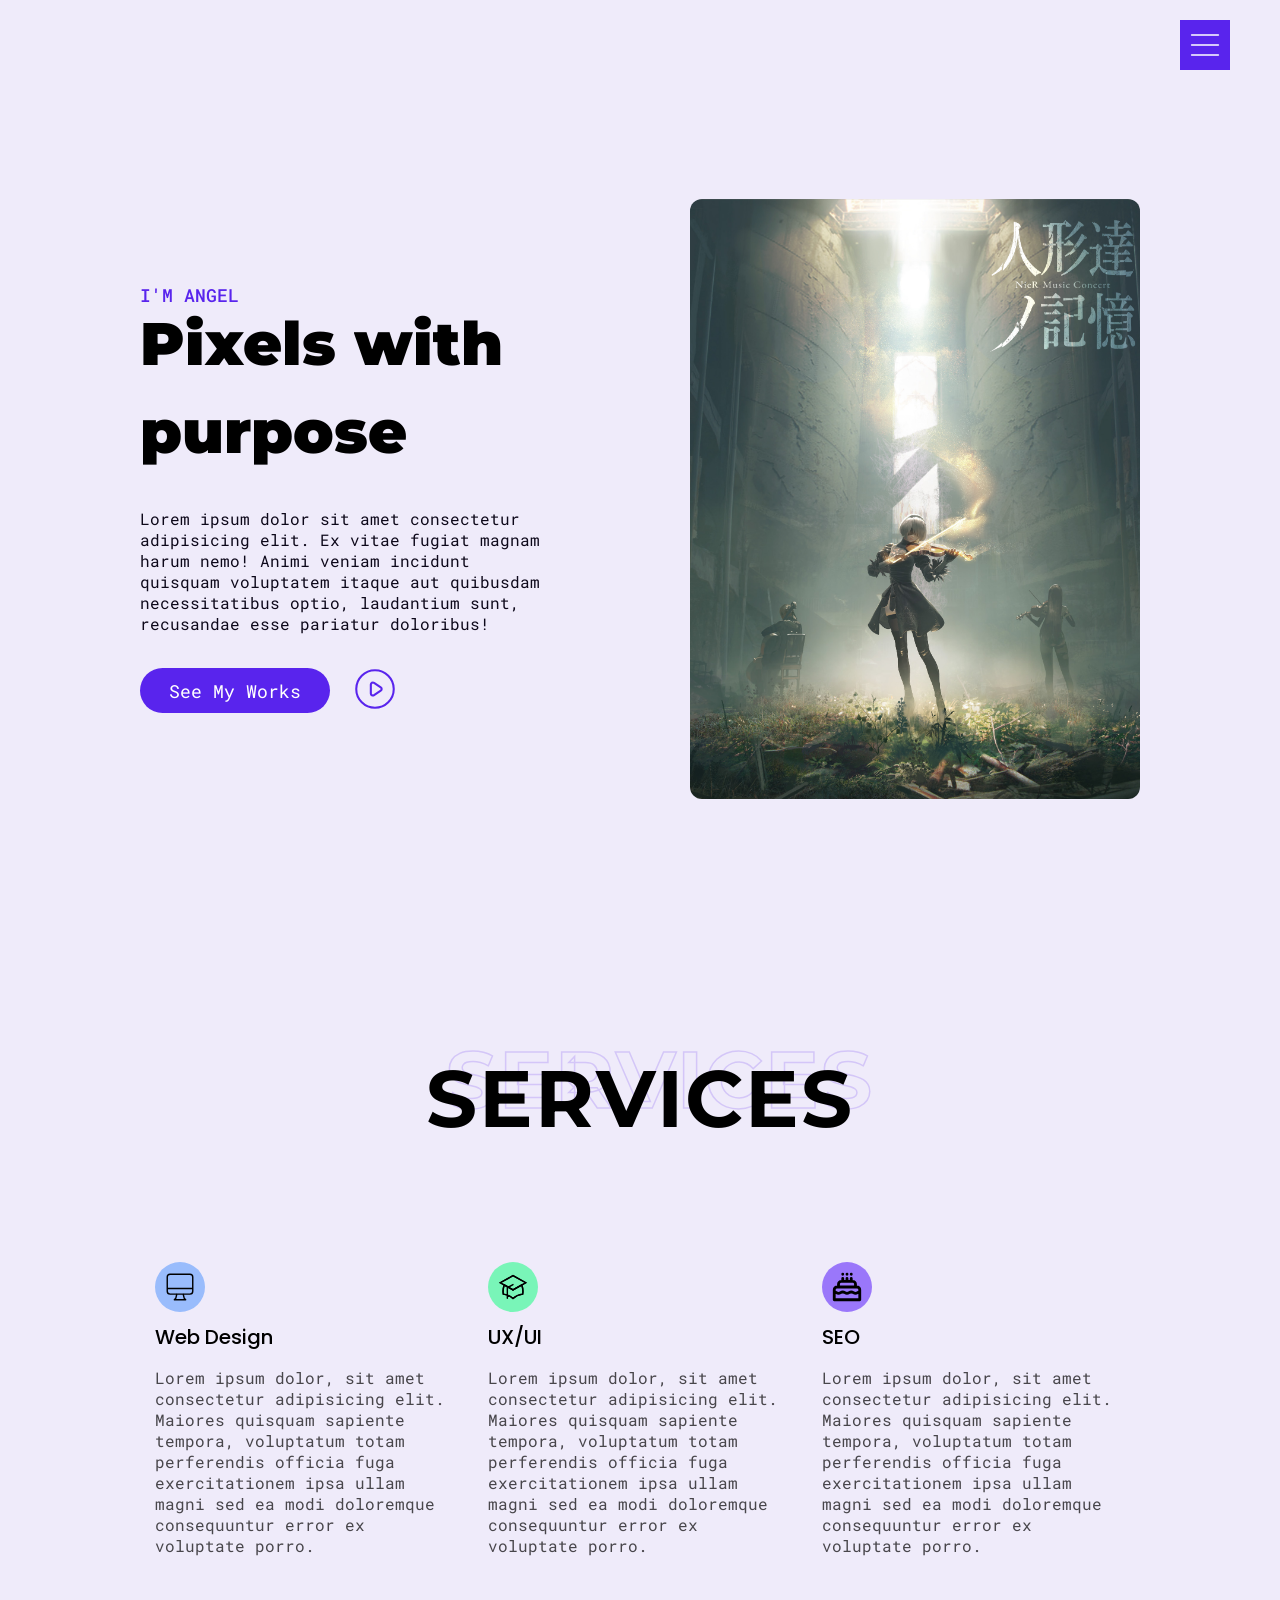
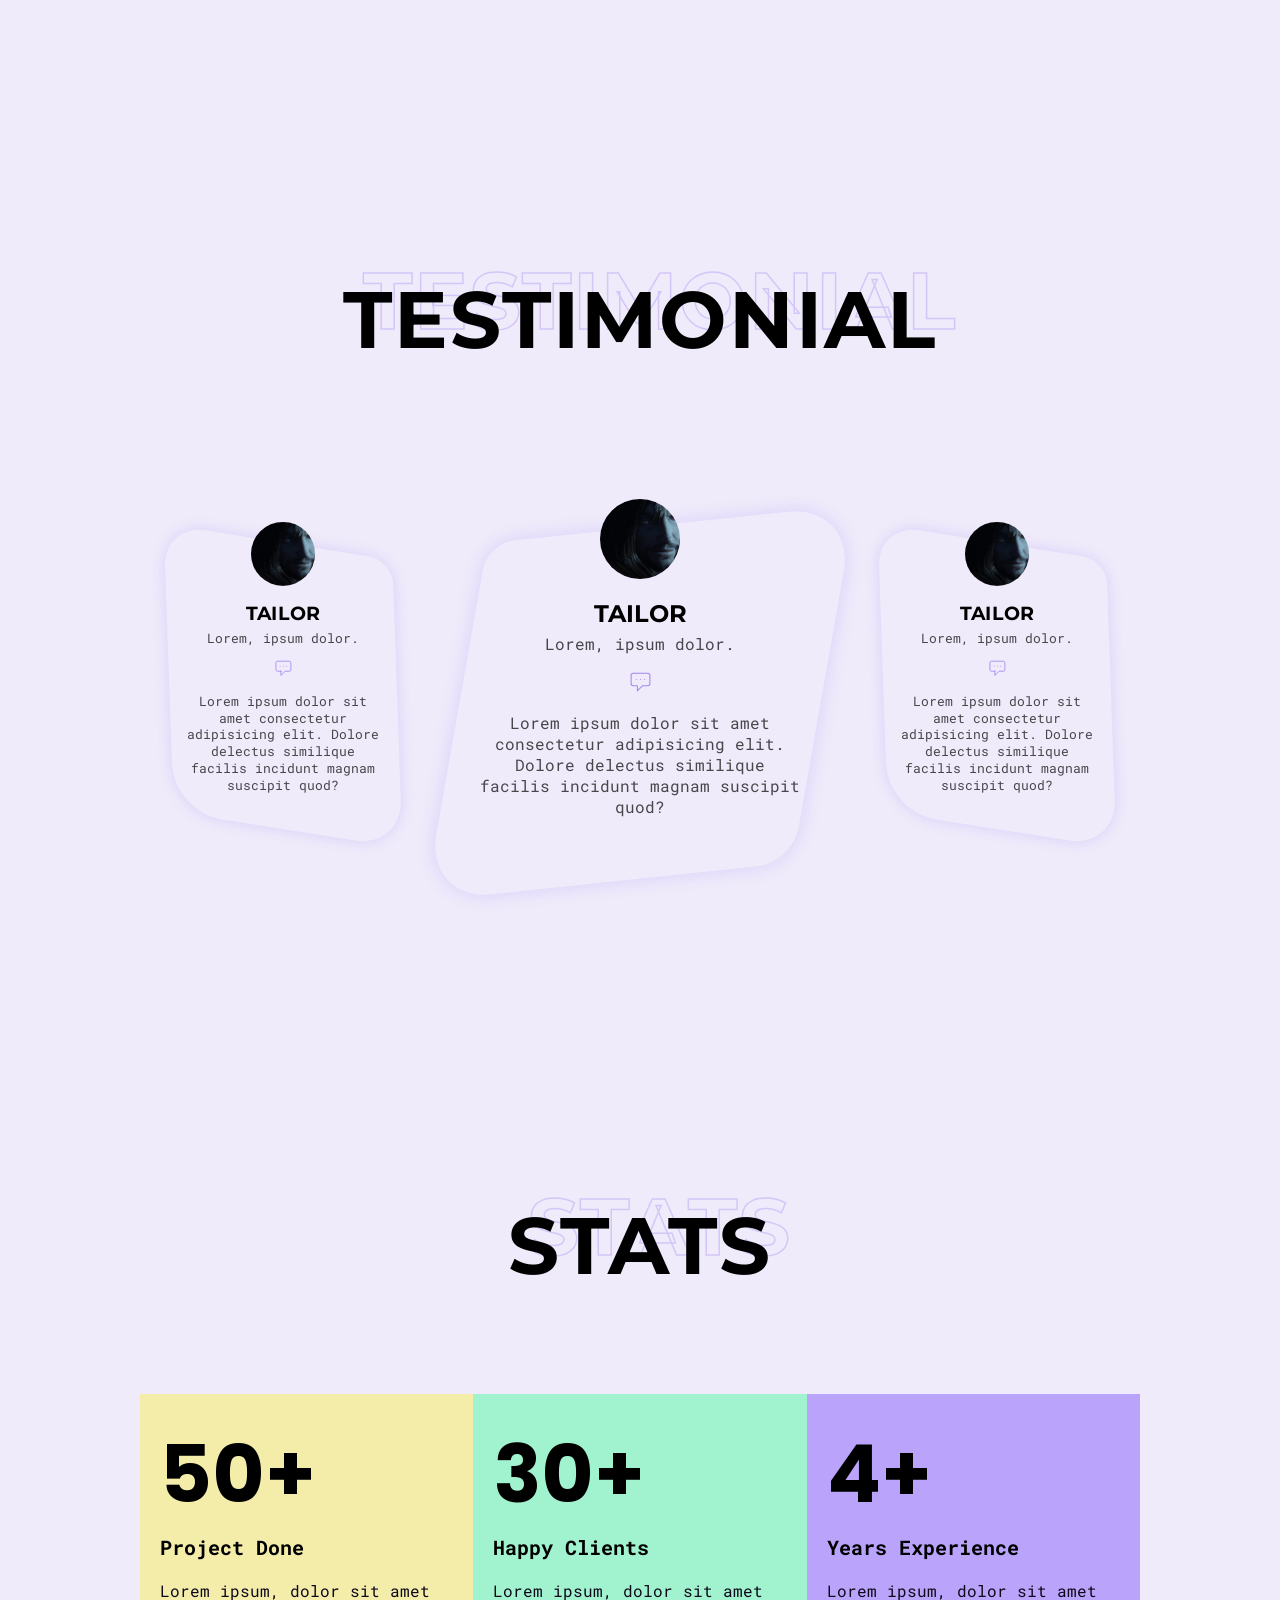
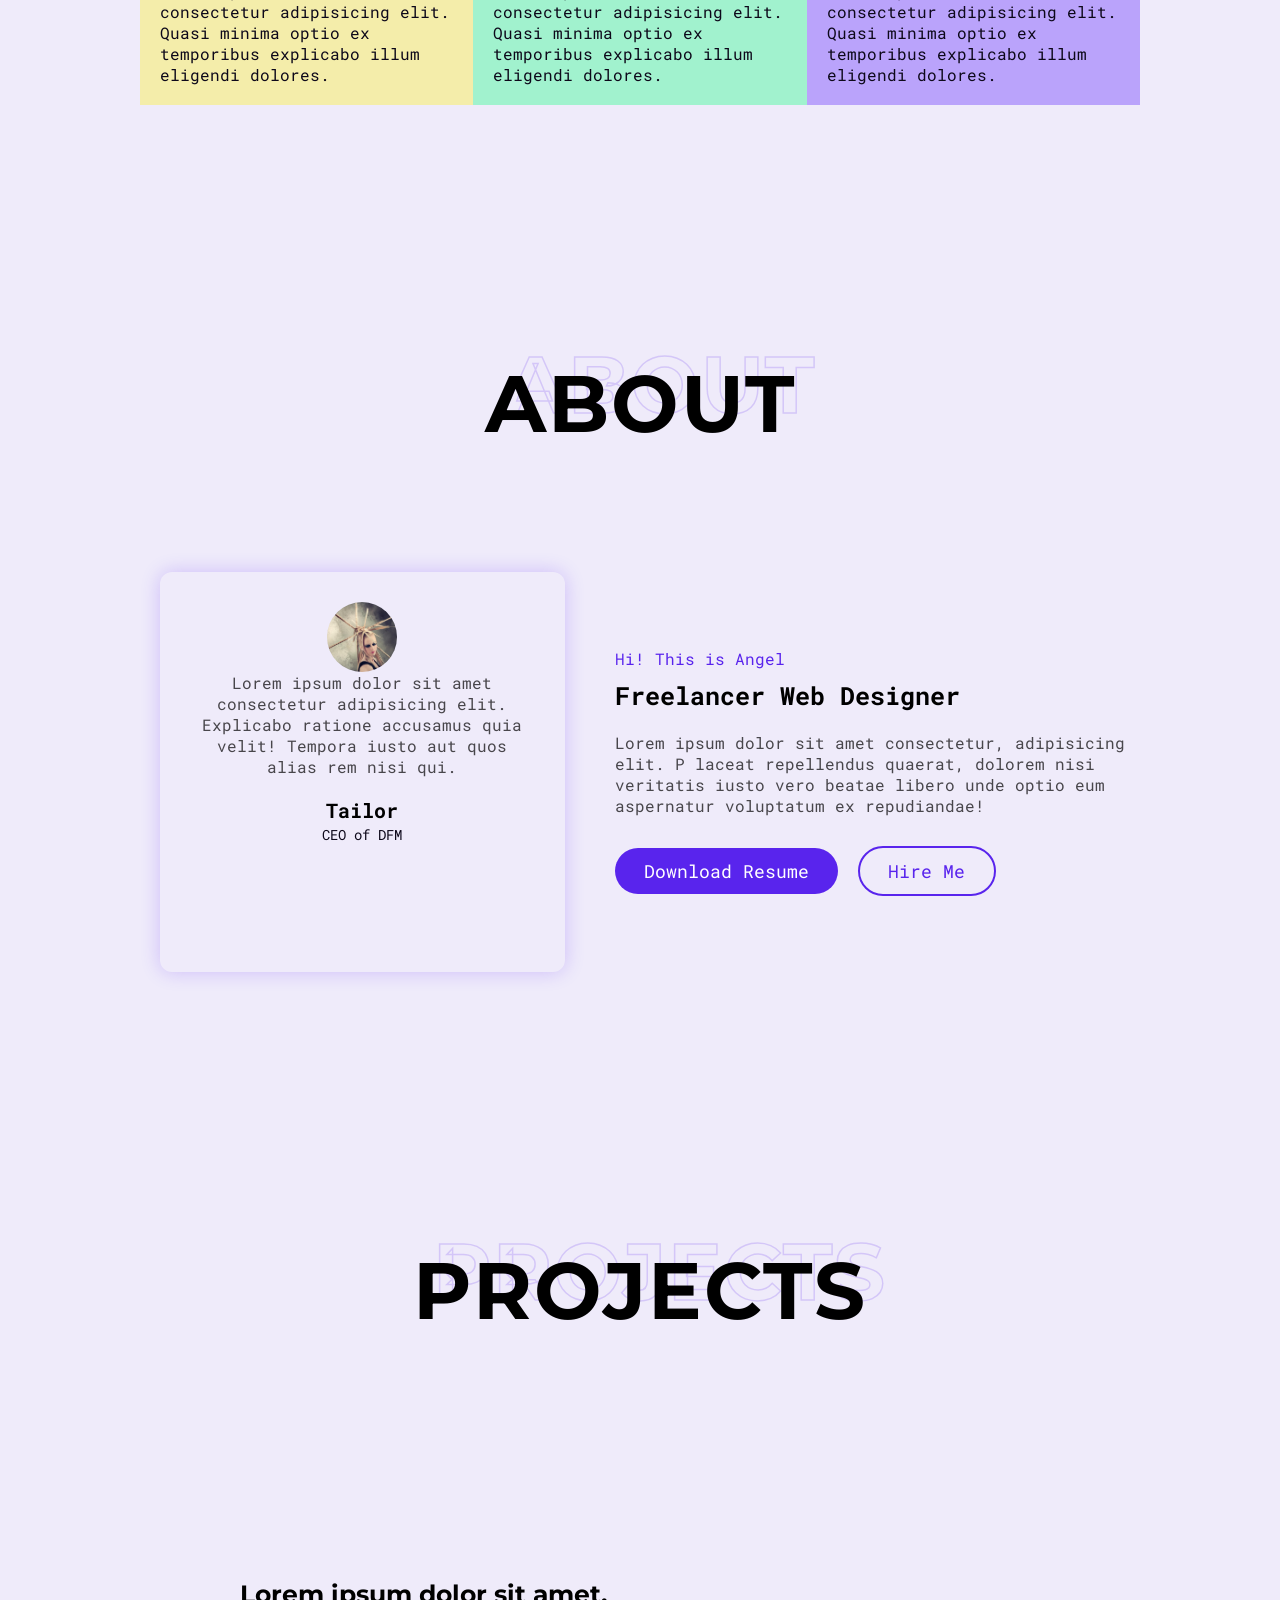
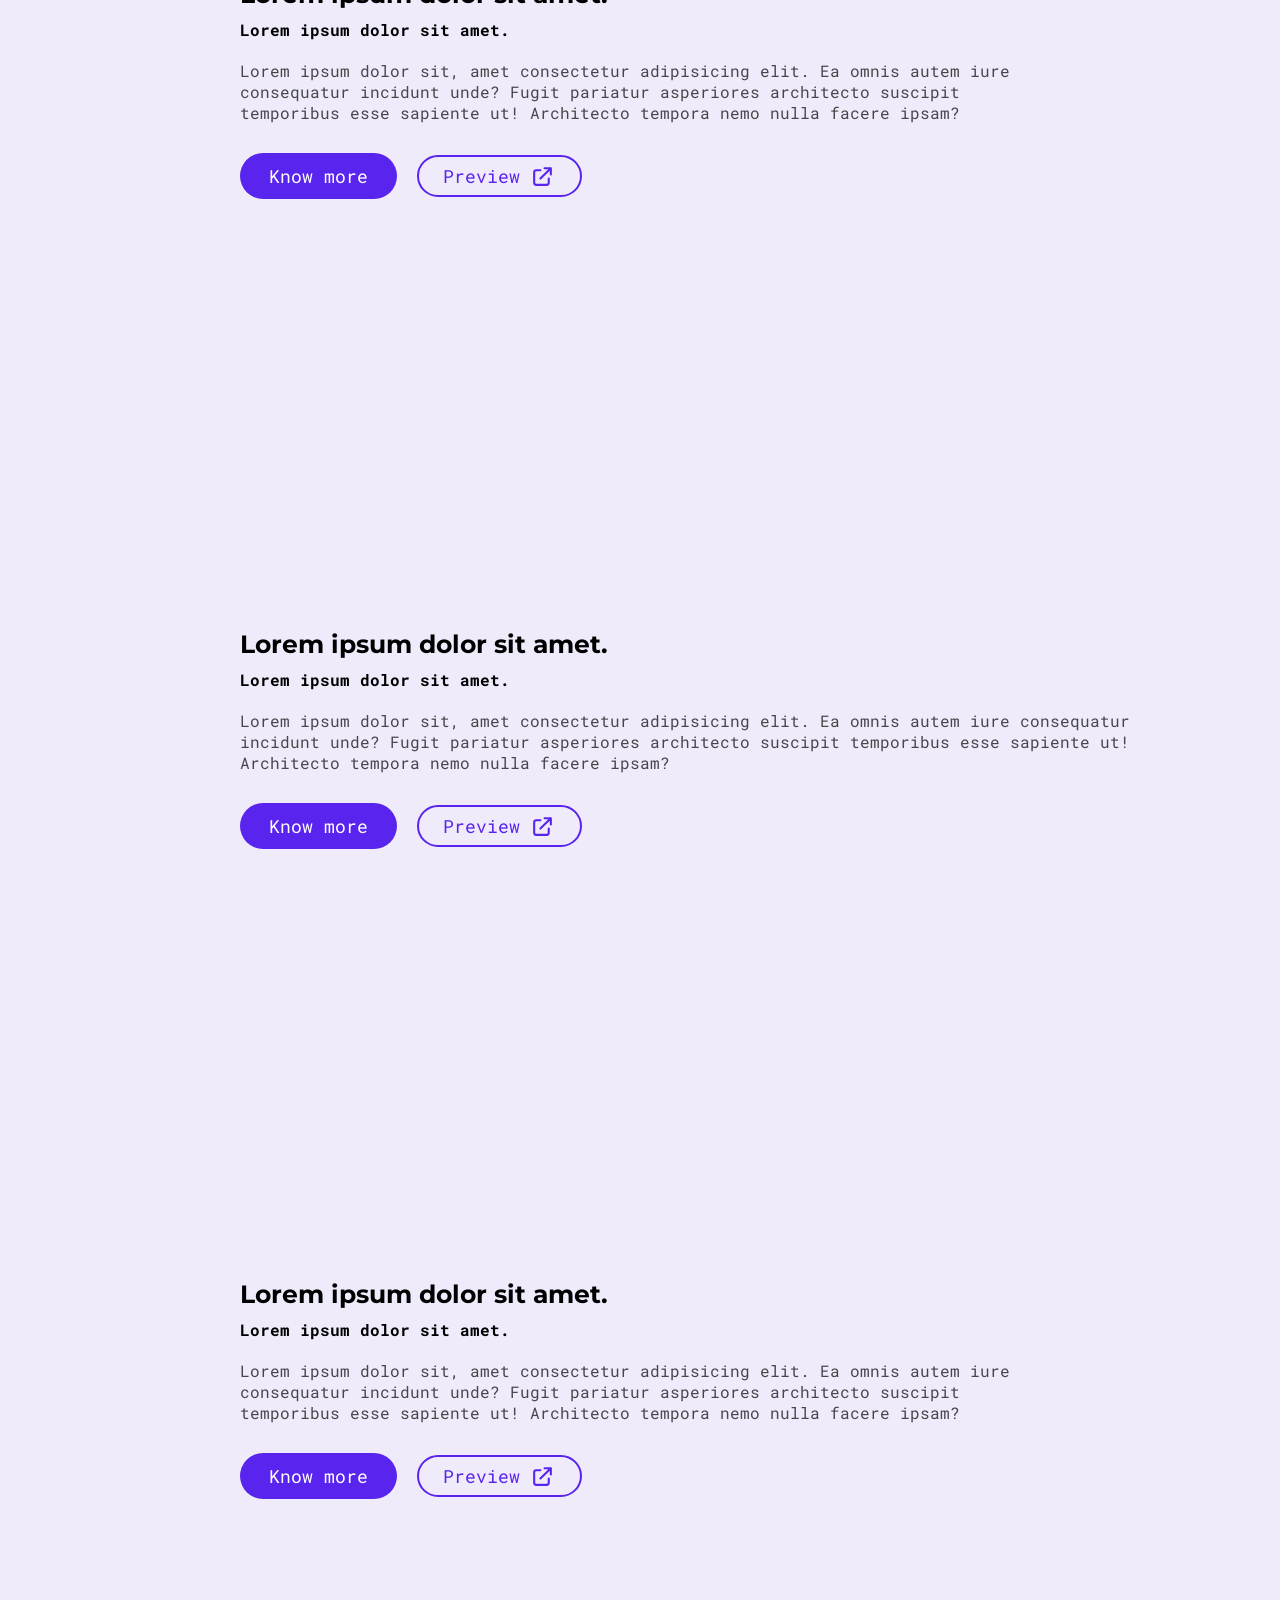
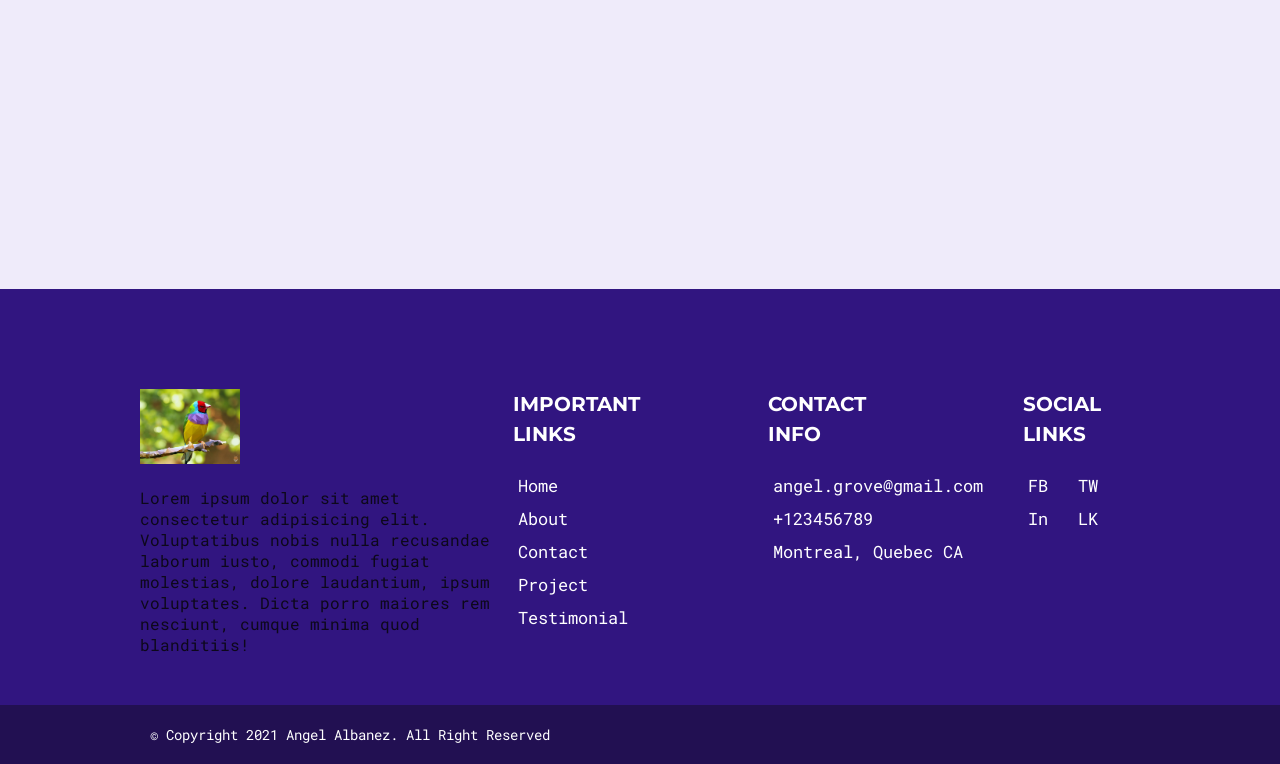
<file: ProjectsNDevelopment/Development/PortFolio_Angel/index.html>
<!DOCTYPE html>
<html lang="en">
<head>
    <meta charset="UTF-8">
    <meta http-equiv="X-UA-Compatible" content="IE=edge">
    <meta name="viewport" content="width=device-width, initial-scale=1.0">
    <title>Angel's Portfolio</title>
    <link rel="stylesheet" href="./style.css">
</head>
<body>
    <!--navigation section -->
    <section id="navigation">
        <div class="nav-icon">
            <svg xmlns="http://www.w3.org/2000/svg" fill="none" 
            viewBox="0 0 24 24" stroke="currentColor">
                <path stroke-linecap="round" stroke-linejoin="round"
                stroke-width="1" d="M4 6h16M4 12h16M4 18h16" />
            </svg>
        </div>
    </section>
    <section id="nav-content">
        <div class="close-btn">
            <svg xmlns="http://www.w3.org/2000/svg" class="h-6 w-6" fill="none" viewBox="0 0 24 24" stroke="currentColor">
                <path stroke-linecap="round" stroke-linejoin="round" stroke-width="2" d="M6 18L18 6M6 6l12 12" />
              </svg>
        </div>
        <div class="wrapper">
            <h2 class="section-heading" data-outline="Menu">Menu</h2>
            <nav>
                <ul>
                    <li><a href="./index.html#hero" data-text="Home">Home</a></li>
                    <li><a href="./index.html#about" data-text="About">About</a></li>
                    <li><a href="./index.html#projects" data-text="Projects">Projects</a></li>
                    <li><a href="./index.html#testimonials" data-text="Testimonials">Testimonials</a></li>
                    <li><a href="./contactForm.html" data-text="Contacts">Contacts</a></li>
                </ul>
            </nav>
        </div>
    </section>
    <!-- end of navigation section-->
    <!-- Hero SEction-->
    <section id="hero">
        <div class="container">
            <div class="left">
                <p class="subheading">I'm Angel</p>
                <h2 class="heading">
                    <div class="wrapper"><span>Pixels</span></div>
                    <div class="wrapper"><span>with</span></div>
                    <div class="wrapper"><span>purpose</span></div>
                </h2>
                <p class="desc">
                    Lorem ipsum dolor sit amet consectetur adipisicing elit. 
                    Ex vitae fugiat magnam harum nemo! Animi veniam incidunt quisquam voluptatem itaque 
                    aut quibusdam necessitatibus optio, laudantium sunt, recusandae esse pariatur doloribus!
                </p>
                <div class="buttons">
                    <a href="#" class="primary-btn">See My Works</a>
                    <a href="#"><svg xmlns="http://www.w3.org/2000/svg" class="h-6 w-6" fill="none" viewBox="0 0 24 24" stroke="currentColor">
                        <path stroke-linecap="round" stroke-linejoin="round" stroke-width="1" d="M14.752 11.168l-3.197-2.132A1 1 0 0010 9.87v4.263a1 1 0 001.555.832l3.197-2.132a1 1 0 000-1.664z" />
                        <path stroke-linecap="round" stroke-linejoin="round" stroke-width="1" d="M21 12a9 9 0 11-18 0 9 9 0 0118 0z" />
                      </svg></a>
                </div>
            </div>
            <div class="right">
                <img src="./img/53b8dc1112d6db7582038fa4a9ddc611.jpg" alt="Angel">
            </div>
        </div>
    </section>
    <!-- End of Hero SEction-->

    <!-- SErvices section -->
    <section id="services">
        <div class="container">
            <h2 class="section-heading" data-outline="Services">Services</h2>
            <div class="all-items">
                <div class="item">
                    <div class="icon">
                        <svg xmlns="http://www.w3.org/2000/svg" class="h-6 w-6" fill="none" viewBox="0 0 24 24" stroke="currentColor">
                            <path stroke-linecap="round" stroke-linejoin="round" stroke-width="1" d="M9.75 17L9 20l-1 1h8l-1-1-.75-3M3 13h18M5 17h14a2 2 0 002-2V5a2 2 0 00-2-2H5a2 2 0 00-2 2v10a2 2 0 002 2z" />
                          </svg>
                    </div>
                    <h3 class="item-heading">Web Design</h3>
                    <p class="item-desc">Lorem ipsum dolor, sit amet consectetur adipisicing elit. 
                        Maiores quisquam sapiente tempora, voluptatum totam perferendis officia fuga exercitationem 
                        ipsa ullam magni sed ea modi doloremque consequuntur error ex voluptate porro.</p>
                </div>
                <div class="item">
                    <div class="icon">
                        <svg xmlns="http://www.w3.org/2000/svg" class="h-6 w-6" fill="none" viewBox="0 0 24 24" stroke="currentColor">
                            <path d="M12 14l9-5-9-5-9 5 9 5z" />
                            <path d="M12 14l6.16-3.422a12.083 12.083 0 01.665 6.479A11.952 11.952 0 0012 20.055a11.952 11.952 0 00-6.824-2.998 12.078 12.078 0 01.665-6.479L12 14z" />
                          <path stroke-linecap="round" stroke-linejoin="round" stroke-width="1" d="M12 14l9-5-9-5-9 5 9 5zm0 0l6.16-3.422a12.083 12.083 0 01.665 6.479A11.952 11.952 0 0012 20.055a11.952 11.952 0 00-6.824-2.998 12.078 12.078 0 01.665-6.479L12 14zm-4 6v-7.5l4-2.222" />
                          </svg>
                    </div>
                    <h3 class="item-heading">UX/UI</h3>
                    <p class="item-desc">Lorem ipsum dolor, sit amet consectetur adipisicing elit. 
                        Maiores quisquam sapiente tempora, voluptatum totam perferendis officia fuga exercitationem 
                        ipsa ullam magni sed ea modi doloremque consequuntur error ex voluptate porro.</p>
                </div>
                <div class="item">
                    <div class="icon">
                        <svg xmlns="http://www.w3.org/2000/svg" class="h-6 w-6" fill="none" viewBox="0 0 24 24" stroke="currentColor">
                            <path stroke-linecap="round" stroke-linejoin="round" stroke-width="2" d="M21 15.546c-.523 0-1.046.151-1.5.454a2.704 2.704 0 01-3 0 2.704 2.704 0 00-3 0 2.704 2.704 0 01-3 0 2.704 2.704 0 00-3 0 2.704 2.704 0 01-3 0 2.701 2.701 0 00-1.5-.454M9 6v2m3-2v2m3-2v2M9 3h.01M12 3h.01M15 3h.01M21 21v-7a2 2 0 00-2-2H5a2 2 0 00-2 2v7h18zm-3-9v-2a2 2 0 00-2-2H8a2 2 0 00-2 2v2h12z" />
                          </svg>
                    </div>
                    <h3 class="item-heading">SEO</h3>
                    <p class="item-desc">Lorem ipsum dolor, sit amet consectetur adipisicing elit. 
                        Maiores quisquam sapiente tempora, voluptatum totam perferendis officia fuga exercitationem 
                        ipsa ullam magni sed ea modi doloremque consequuntur error ex voluptate porro.</p>
                </div>
            </div>
            
        </div>
    </section>
    <!-- End of service section -->

    <!-- Testimonial section -->
    <section id="testimonial">
        <div class="container">
            <h1 class="section-heading" data-outline="Testimonial">Testimonial</h1>
            <div class="all-items">
                <div class="item">
                    <div class="img">
                        <img src="./img/268891.jpg" alt="">
                    </div>
                    <h3 class="testimonial-heading">Tailor</h3>
                    <p class="testimonial-sub-heading">Lorem, ipsum dolor.</p>
                    <div class="icon">
                        <svg xmlns="http://www.w3.org/2000/svg" class="h-6 w-6" fill="none" viewBox="0 0 24 24" stroke="currentColor">
                            <path stroke-linecap="round" stroke-linejoin="round" stroke-width="1" d="M8 10h.01M12 10h.01M16 10h.01M9 16H5a2 2 0 01-2-2V6a2 2 0 012-2h14a2 2 0 012 2v8a2 2 0 01-2 2h-5l-5 5v-5z" />
                          </svg>
                    </div>
                    <p class="testimonial-desc">
                        Lorem ipsum dolor sit amet consectetur adipisicing elit. Dolore delectus similique facilis incidunt magnam suscipit quod?
                    </p>
                </div>
                <div class="item">
                    <div class="img">
                        <img src="./img/268891.jpg" alt="">
                    </div>
                    <h3 class="testimonial-heading">Tailor</h3>
                    <p class="testimonial-sub-heading">Lorem, ipsum dolor.</p>
                    <div class="icon">
                        <svg xmlns="http://www.w3.org/2000/svg" class="h-6 w-6" fill="none" viewBox="0 0 24 24" stroke="currentColor">
                            <path stroke-linecap="round" stroke-linejoin="round" stroke-width="1" d="M8 10h.01M12 10h.01M16 10h.01M9 16H5a2 2 0 01-2-2V6a2 2 0 012-2h14a2 2 0 012 2v8a2 2 0 01-2 2h-5l-5 5v-5z" />
                          </svg>
                    </div>
                    <p class="testimonial-desc">
                        Lorem ipsum dolor sit amet consectetur adipisicing elit. Dolore delectus similique facilis incidunt magnam suscipit quod?
                    </p>
                </div>
                <div class="item">
                    <div class="img">
                        <img src="./img/268891.jpg" alt="">
                    </div>
                    <h3 class="testimonial-heading">Tailor</h3>
                    <p class="testimonial-sub-heading">Lorem, ipsum dolor.</p>
                    <div class="icon">
                        <svg xmlns="http://www.w3.org/2000/svg" class="h-6 w-6" fill="none" viewBox="0 0 24 24" stroke="currentColor">
                            <path stroke-linecap="round" stroke-linejoin="round" stroke-width="1" d="M8 10h.01M12 10h.01M16 10h.01M9 16H5a2 2 0 01-2-2V6a2 2 0 012-2h14a2 2 0 012 2v8a2 2 0 01-2 2h-5l-5 5v-5z" />
                          </svg>
                    </div>
                    <p class="testimonial-desc">
                        Lorem ipsum dolor sit amet consectetur adipisicing elit. Dolore delectus similique facilis incidunt magnam suscipit quod?
                    </p>
                </div>
            </div>
        </div>
    </section>
    <!-- End of testimonial section-->

    <!-- Stats-->
    <section id="stats">
        <div class="container">
            <h2 class="section-heading" data-outline="Stats">Stats</h2>
            <div class="all-items">
                <div class="item">
                    <h2 class="number">50+</h2>
                    <h3 class="stats-sub-heading">Project Done</h3>
                    <p>Lorem ipsum, dolor sit amet consectetur adipisicing elit. 
                        Quasi minima optio ex temporibus explicabo illum eligendi dolores.</p>
                </div>
                <div class="item">
                    <h2 class="number">30+</h2>
                    <h3 class="stats-sub-heading">Happy Clients</h3>
                    <p>Lorem ipsum, dolor sit amet consectetur adipisicing elit. 
                        Quasi minima optio ex temporibus explicabo illum eligendi dolores.</p>
                </div>
                <div class="item">
                    <h2 class="number">4+</h2>
                    <h3 class="stats-sub-heading">Years Experience</h3>
                    <p>Lorem ipsum, dolor sit amet consectetur adipisicing elit. 
                        Quasi minima optio ex temporibus explicabo illum eligendi dolores.</p>
                </div>
            </div>
        </div>
    </section>
    <!-- End of Stats -->

    <!--About Section-->
    <section id="about">
        <div class="container">
            <h2 class="section-heading" data-outline="about">About</h2>
            <div class="wrapper">
                <div class="left">
                    <div class="card">
                        <div class="img">
                            <img src="./img/d29pf93-d15278e0-eba7-4b13-856d-99e11cf50db3.jpg" alt="">
                        </div>
                        <p class="card-desc">Lorem ipsum dolor sit amet consectetur adipisicing elit. 
                            Explicabo ratione accusamus quia velit! Tempora iusto aut quos alias rem nisi qui.</p>
                        <h3 class="card-name">Tailor</h3>
                        <p class="card-sub-title">CEO of DFM</p>
                    </div>
                </div>                
                <div class="right">
                    <p class="subheading">Hi! This is Angel</p>
                    <h2 class="slogan">Freelancer Web Designer</h2>
                    <p class="right-text">Lorem ipsum dolor sit amet consectetur, adipisicing elit. P
                        laceat repellendus quaerat, dolorem nisi veritatis iusto vero beatae libero unde optio 
                        eum aspernatur voluptatum ex repudiandae!</p>
                    <div class="buttons">
                        <a href="./resume.txt" class="primary-btn" download="">Download Resume</a>

                        <!-- TODO link that hire me file to contact page with this button-->
                        <a href="#" class="primary-btn outline">Hire Me</a>
                    </div>
                </div>
            </div>
        </div>
    </section>
    <!-- End of About Section-->

    <!-- Project Section -->
    <section id="projects">
        <div class="container">
            <h2 class="section-heading" data-outline="Projects">Projects</h2>
            <div class="all-items">
                <div class="item">
                    <div class="left">
                        <div class="img">
                            <img src="./img/4512707-guitar-wallpapers.jpg" alt="projects">
                        </div>
                    </div>
                    <div class="right">
                        <h2 class="project-title">Lorem ipsum dolor sit amet.</h2>
                        <h2 class="project-sub-title">Lorem ipsum dolor sit amet.</h2>
                        <p class="project-desc">Lorem ipsum dolor sit, amet consectetur adipisicing elit. 
                            Ea omnis autem iure consequatur incidunt unde? Fugit pariatur asperiores architecto 
                            suscipit temporibus esse sapiente ut! Architecto tempora nemo nulla facere ipsam?</p>
                        <div class="buttons">
                            <a href="#" class="primary-btn">Know more</a>
                            <a href="#" class="primary-btn outline external-link"><span>Preview</span><svg xmlns="http://www.w3.org/2000/svg" class="h-6 w-6" fill="none" viewBox="0 0 24 24" stroke="currentColor">
                                <path stroke-linecap="round" stroke-linejoin="round" stroke-width="2" d="M10 6H6a2 2 0 00-2 2v10a2 2 0 002 2h10a2 2 0 002-2v-4M14 4h6m0 0v6m0-6L10 14" />
                              </svg></a>
                        </div>
                    </div>
                </div>
                <div class="item">
                    <div class="left">
                        <div class="img">
                            <img src="./img/53b8dc1112d6db7582038fa4a9ddc611.jpg" alt="projects">
                        </div>
                    </div>
                    <div class="right">
                        <h2 class="project-title">Lorem ipsum dolor sit amet.</h2>
                        <h3 class="project-sub-title">Lorem ipsum dolor sit amet.</h3>
                        <p class="project-desc">Lorem ipsum dolor sit, amet consectetur adipisicing elit. 
                            Ea omnis autem iure consequatur incidunt unde? Fugit pariatur asperiores architecto 
                            suscipit temporibus esse sapiente ut! Architecto tempora nemo nulla facere ipsam?</p>
                        <div class="buttons">
                            <a href="#" class="primary-btn">Know more</a>
                            <a href="#" class="primary-btn outline external-link"><span>Preview</span><svg xmlns="http://www.w3.org/2000/svg" class="h-6 w-6" fill="none" viewBox="0 0 24 24" stroke="currentColor">
                                <path stroke-linecap="round" stroke-linejoin="round" stroke-width="2" d="M10 6H6a2 2 0 00-2 2v10a2 2 0 002 2h10a2 2 0 002-2v-4M14 4h6m0 0v6m0-6L10 14" />
                              </svg></a>
                        </div>
                    </div>
                </div>
                <div class="item">
                    <div class="left">
                        <div class="img">
                            <img src="./img//1b7f2e96343215dfdcc4b2097aa91cd2.jpg" alt="projects">
                        </div>
                    </div>
                    <div class="right">
                        <h2 class="project-title">Lorem ipsum dolor sit amet.</h2>
                        <h2 class="project-sub-title">Lorem ipsum dolor sit amet.</h2>
                        <p class="project-desc">Lorem ipsum dolor sit, amet consectetur adipisicing elit. 
                            Ea omnis autem iure consequatur incidunt unde? Fugit pariatur asperiores architecto 
                            suscipit temporibus esse sapiente ut! Architecto tempora nemo nulla facere ipsam?</p>
                        <div class="buttons">
                            <a href="#" class="primary-btn">Know more</a>
                            <a href="#" class="primary-btn outline external-link"><span>Preview</span><svg xmlns="http://www.w3.org/2000/svg" class="h-6 w-6" fill="none" viewBox="0 0 24 24" stroke="currentColor">
                                <path stroke-linecap="round" stroke-linejoin="round" stroke-width="2" d="M10 6H6a2 2 0 00-2 2v10a2 2 0 002 2h10a2 2 0 002-2v-4M14 4h6m0 0v6m0-6L10 14" />
                              </svg></a>
                        </div>
                    </div>
                </div>
            </div>
        </div>
    </section>
    <!-- End of project section-->

    <!-- footer -->
    <section id="footer">
        <div class="container">
            <footer>
                <div class="col-1">
                    <div class="logo">
                        <a href="#">
                            <img src="./img/D_uFrgdXUAELdZS.jpg" alt="logo">
                        </a>
                    </div>
                    <p>
                        Lorem ipsum dolor sit amet consectetur adipisicing elit. 
                        Voluptatibus nobis nulla recusandae laborum iusto, commodi 
                        fugiat molestias, dolore laudantium, ipsum voluptates. 
                        Dicta porro maiores rem nesciunt, cumque minima quod blanditiis!
                    </p>
                </div>
                <div class="col-2">
                    <h2 class="column-heading">Important <br>Links</h2>
                    <ul>
                        <li><a href="./index.html#hero">Home</a></li>
                        <li><a href="./index.html#about">About</a></li>
                        <!-- TODO LINK The contact page -->
                        <li><a href="./contactForm.html">Contact</a></li>
                        <li><a href="./index.html#project">Project</a></li>
                        <li><a href="./index.html#testimonial">Testimonial</a></li>
                    </ul>
                </div>
                <div class="col-3">
                    <h2 class="column-heading">Contact <br>Info</h2>
                    <ul>
                        <li><a href="mailto:angel.grove@gmail.com">angel.grove@gmail.com</a></li>
                        <li><a href="#">+123456789</a></li>
                        <!-- TODO LINK The contact page -->
                        <li><a href="#">Montreal, Quebec CA</a></li>
                    </ul>
                </div>
                <div class="col-4">
                    <h2 class="column-heading">
                        Social <br> Links
                    </h2>
                    <ul>
                        <li><a href="#">FB</a></li>
                        <li><a href="#">TW</a></li>
                        <li><a href="#">In</a></li>
                        <li><a href="#">LK</a></li>
                    </ul>
                </div>
            </footer>
        </div>
    </section>
    <section id="copyright">
        <div class="container">
            <p>&copy; Copyright 2021 Angel Albanez. All Right Reserved</p>
        </div>
    </section>
    <!-- end of footer -->
    <script src='./main.js'></script>
</body>
</html>
</file>
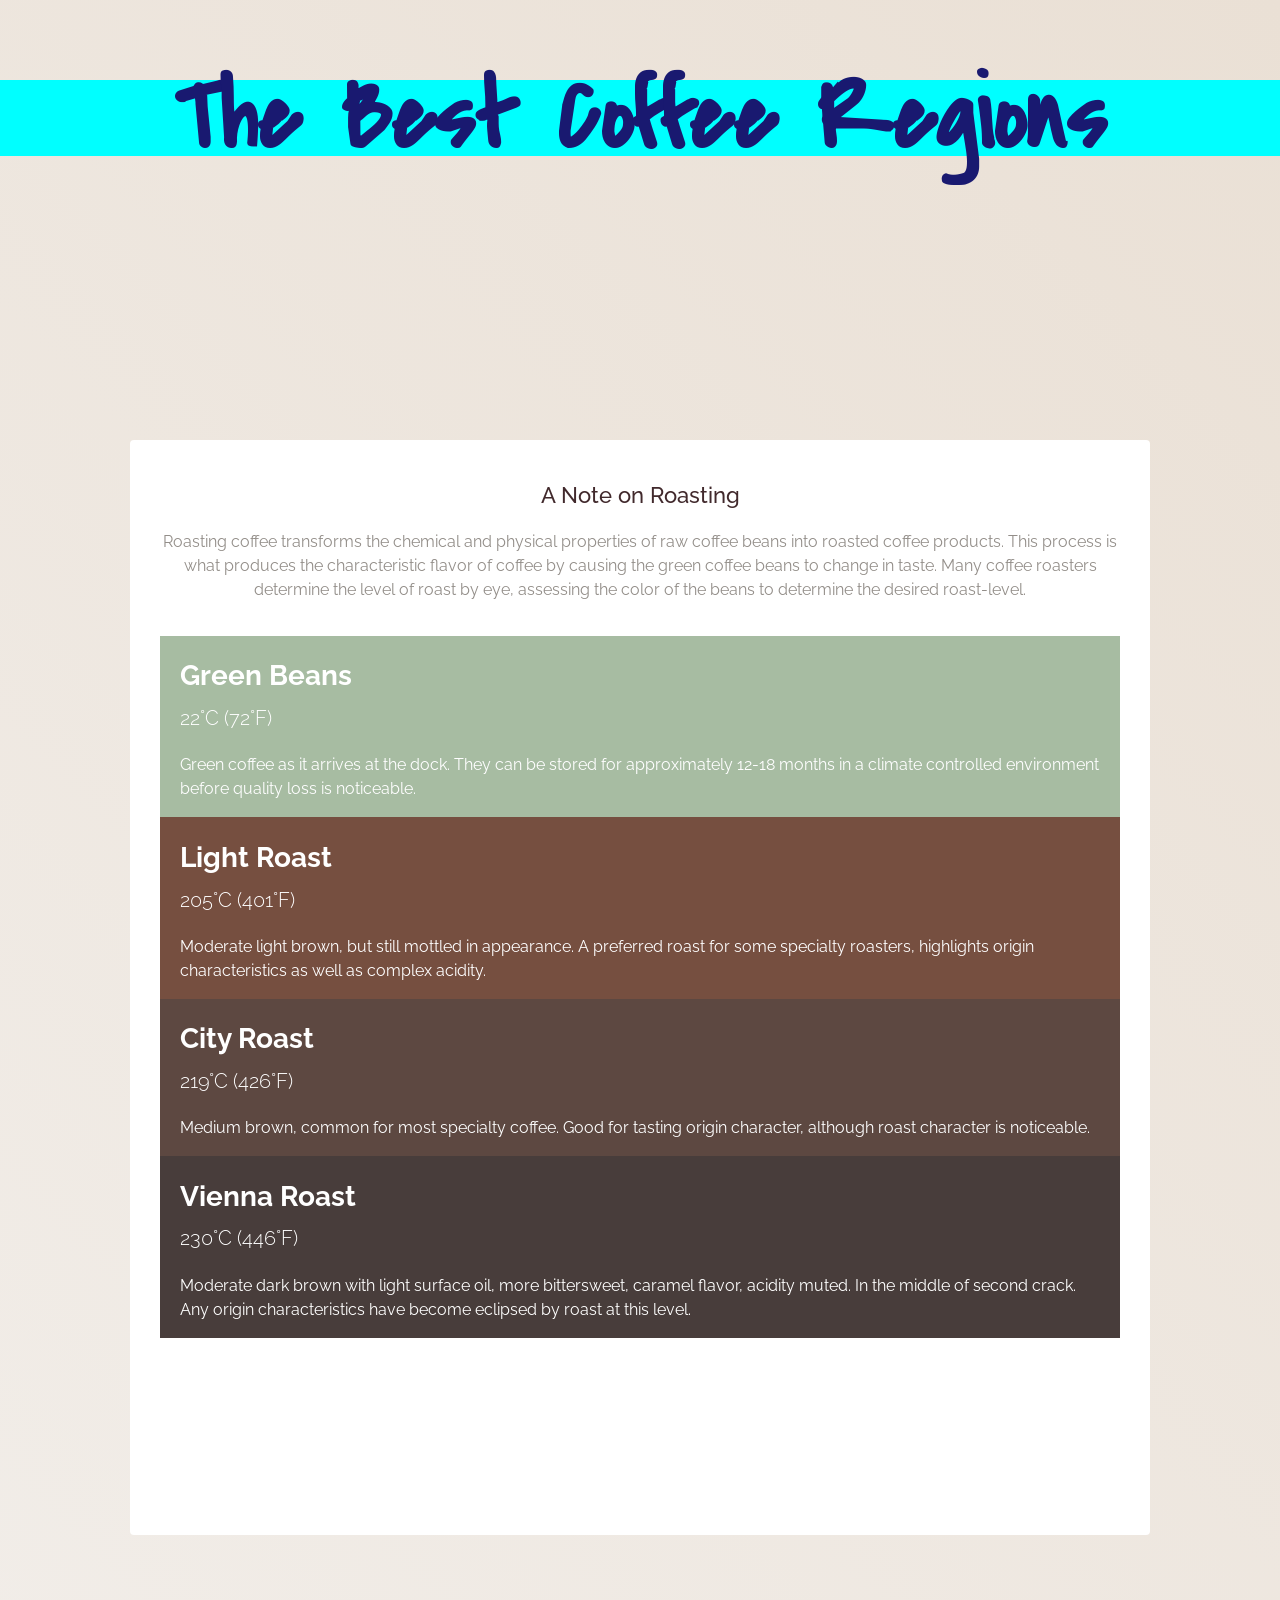
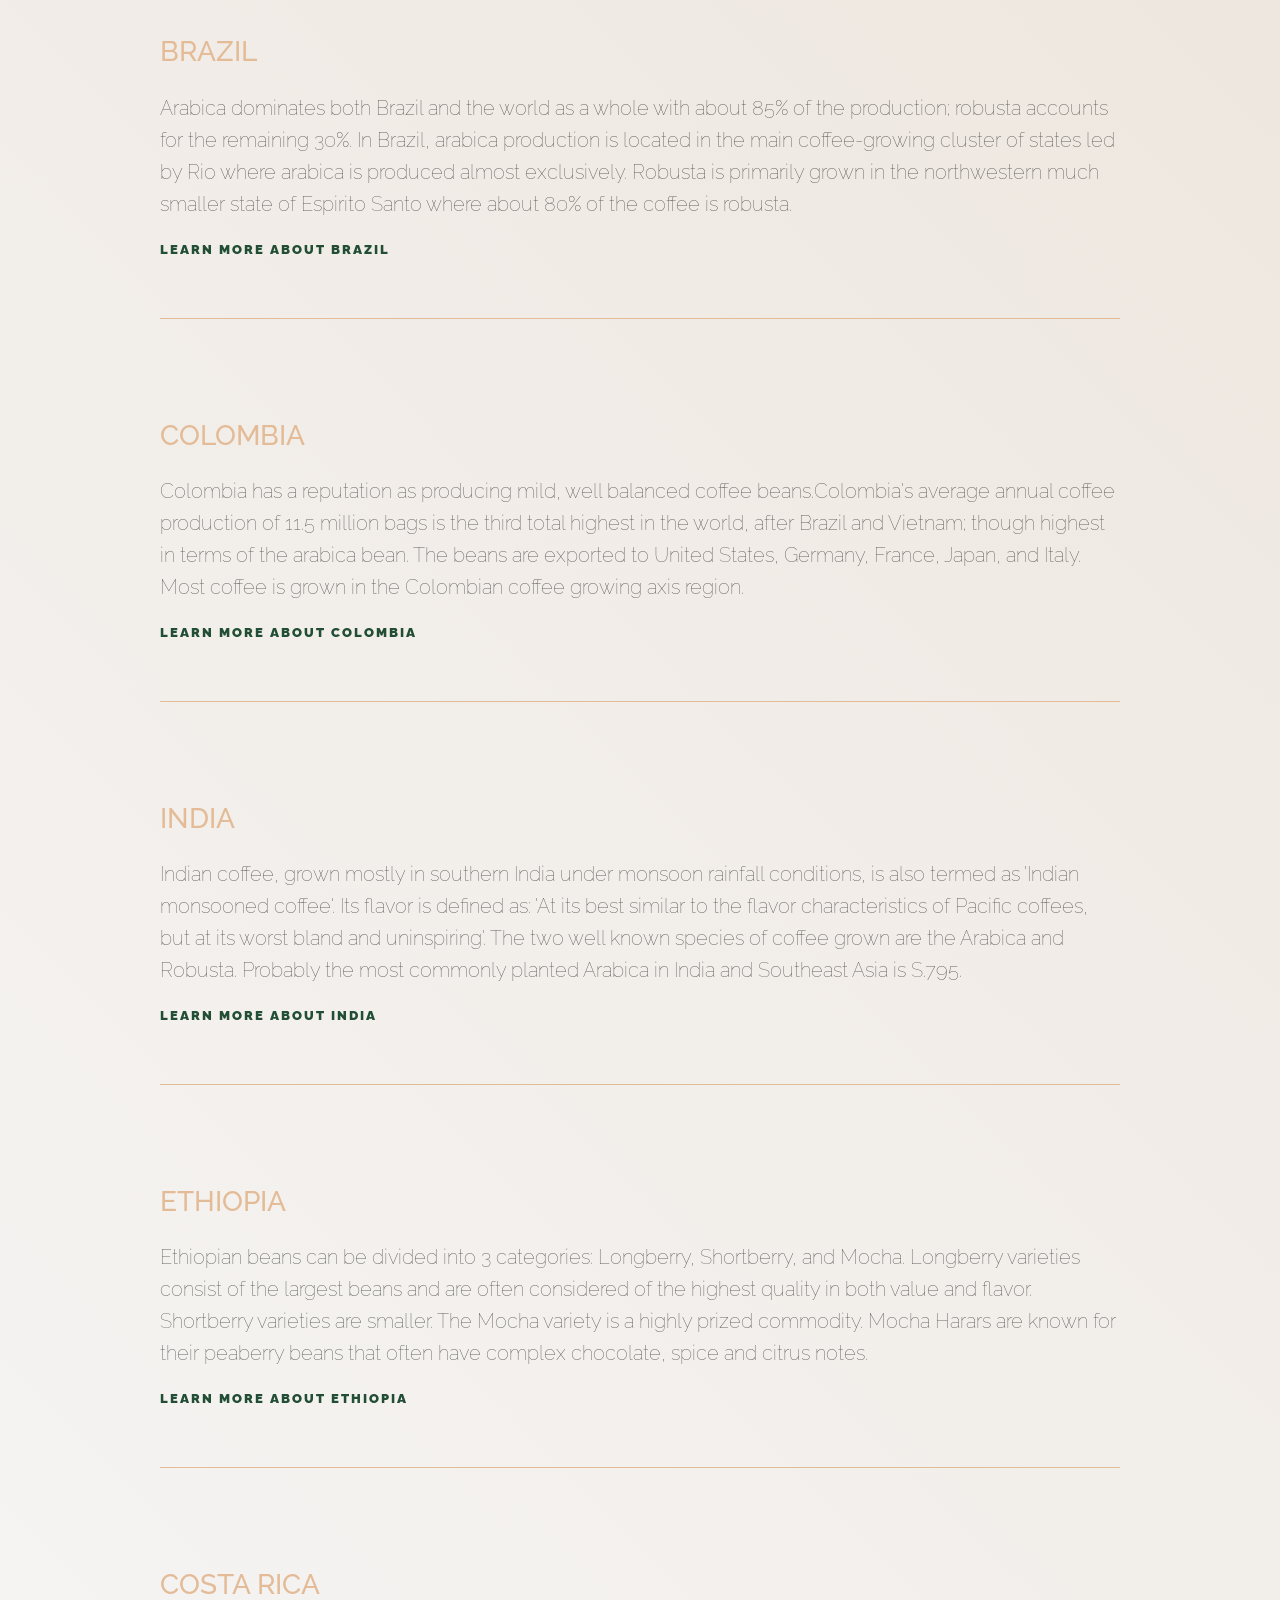
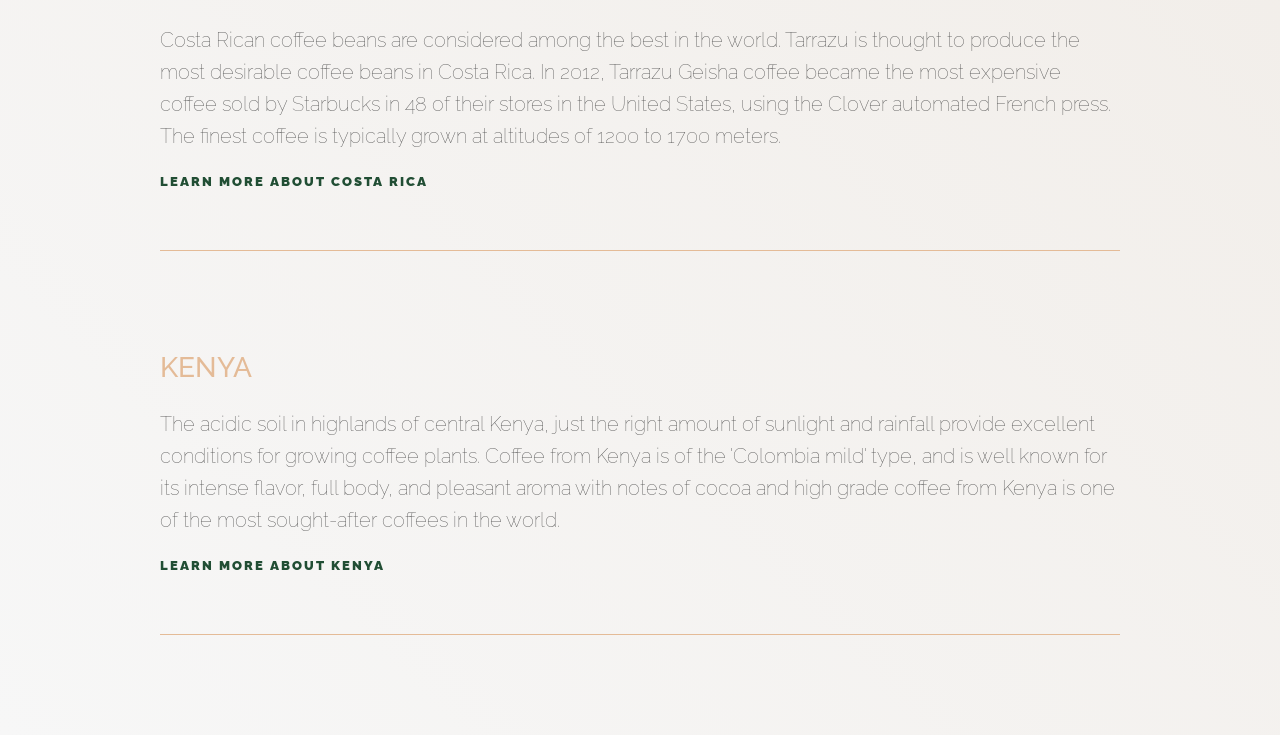
<file: ProjectsNDevelopment/Development/Web/CoffeeColors/index.html>
<!DOCTYPE html>
<html>
<head>
  <title>The Best Coffee - By Region</title>
  <link href='https://fonts.googleapis.com/css?family=Covered+By+Your+Grace|Raleway:100,500,600,800' rel='stylesheet'>
  <link rel='stylesheet' href='style.css'>
</head>
<body>

  <div class='header'>
    <h1>The Best Coffee Regions</h1>
  </div>

  <div class='roasting'>
    <h3>A Note on Roasting</h3>
    <p>Roasting coffee transforms the chemical and physical properties of raw coffee beans into roasted coffee products. This process is what produces the characteristic flavor of coffee by causing the green coffee beans to change in taste. Many coffee roasters determine the level of roast by eye, assessing the color of the beans to determine the desired roast-level.</p>
  <br>
      <div class='spectrum'>
        <div class='green'>
          <h4>Green Beans</h4>
          <h5>22&degC (72&degF)</h5>
          <p>Green coffee as it arrives at the dock. They can be stored for approximately 12-18 months in a climate controlled environment before quality loss is noticeable.</p>
        </div>
        <div class='light'>
          <h4>Light Roast</h4>
          <h5>205&degC (401&degF)</h5>
          <p>Moderate light brown, but still mottled in appearance. A preferred roast for some specialty roasters, highlights origin characteristics as well as complex acidity.</p>
        </div>
        <div class='city'>
          <h4>City Roast</h4>
          <h5>219&degC (426&degF)</h5>
          <p>Medium brown, common for most specialty coffee. Good for tasting origin character, although roast character is noticeable.</p>
        </div>
        <div class='vienna'>
          <h4>Vienna Roast</h4>
          <h5>230&degC (446&degF)</h5>
          <p>Moderate dark brown with light surface oil, more bittersweet, caramel flavor, acidity muted. In the middle of second crack. Any origin characteristics have become eclipsed by roast at this level.</p>
        </div>
        <div class='italian'>
          <h4>Italian Roast</h4>
          <h5>245&degC (473&degF)</h5>
          <p>Nearly black and shiny, burnt tones become more distinct, acidity nearly eliminated, thin body.</p>
        </div>
      </div>
  </div>

  <ul>
    <li>
      <h2>Brazil</h2>
      <p>Arabica dominates both Brazil and the world as a whole with about 85% of the production; robusta accounts for the remaining 30%. In Brazil, arabica production is located in the main coffee-growing cluster of states led by Rio where arabica is
        produced almost exclusively. Robusta is primarily grown in the northwestern much smaller state of Espirito Santo where about 80% of the coffee is robusta.</p>
      <a href='#'>Learn More about Brazil</a>
    </li>
    <li>
      <h2>Colombia</h2>
      <p>Colombia has a reputation as producing mild, well balanced coffee beans.Colombia's average annual coffee production of 11.5 million bags is the third total highest in the world, after Brazil and Vietnam; though highest in terms of the arabica
        bean. The beans are exported to United States, Germany, France, Japan, and Italy. Most coffee is grown in the Colombian coffee growing axis region.</p>
      <a href='#'>Learn More about Colombia</a>
    </li>
    <li>
      <h2>India</h2>
      <p>Indian coffee, grown mostly in southern India under monsoon rainfall conditions, is also termed as 'Indian monsooned coffee'. Its flavor is defined as: 'At its best similar to the flavor characteristics of Pacific coffees, but at its worst bland and uninspiring'. The two well known species of coffee grown are the Arabica and Robusta. Probably the most commonly planted Arabica in India and Southeast Asia is S.795.</p>
      <a href='#'>Learn More about India</a>
    </li>
    <li>
      <h2>Ethiopia</h2>
      <p>Ethiopian beans can be divided into 3 categories: Longberry, Shortberry, and Mocha. Longberry varieties consist of the largest beans and are often considered of the highest quality in both value and flavor. Shortberry varieties are smaller. The Mocha variety is a highly prized commodity. Mocha Harars are known for their peaberry beans that often have complex chocolate, spice and citrus notes.</p>
      <a href='#'>Learn More about Ethiopia</a>
    </li>
    <li>
      <h2>Costa Rica</h2>
      <p>Costa Rican coffee beans are considered among the best in the world. Tarrazu is thought to produce the most desirable coffee beans in Costa Rica. In 2012, Tarrazu Geisha coffee became the most expensive coffee sold by Starbucks in 48 of their stores in the United States, using the Clover automated French press. The finest coffee is typically grown at altitudes of 1200 to 1700 meters.</p>
      <a href='#'>Learn More about Costa Rica</a>
    </li>
    <li>
      <h2>Kenya</h2>
      <p>The acidic soil in highlands of central Kenya, just the right amount of sunlight and rainfall provide excellent conditions for growing coffee plants. Coffee from Kenya is of the 'Colombia mild' type, and is well known for its intense flavor, full body, and pleasant aroma with notes of cocoa and high grade coffee from Kenya is one of the most sought-after coffees in the world.</p>
      <a href='#'>Learn More about Kenya</a>
    </li>
  </ul>

</body>
</html>
</file>
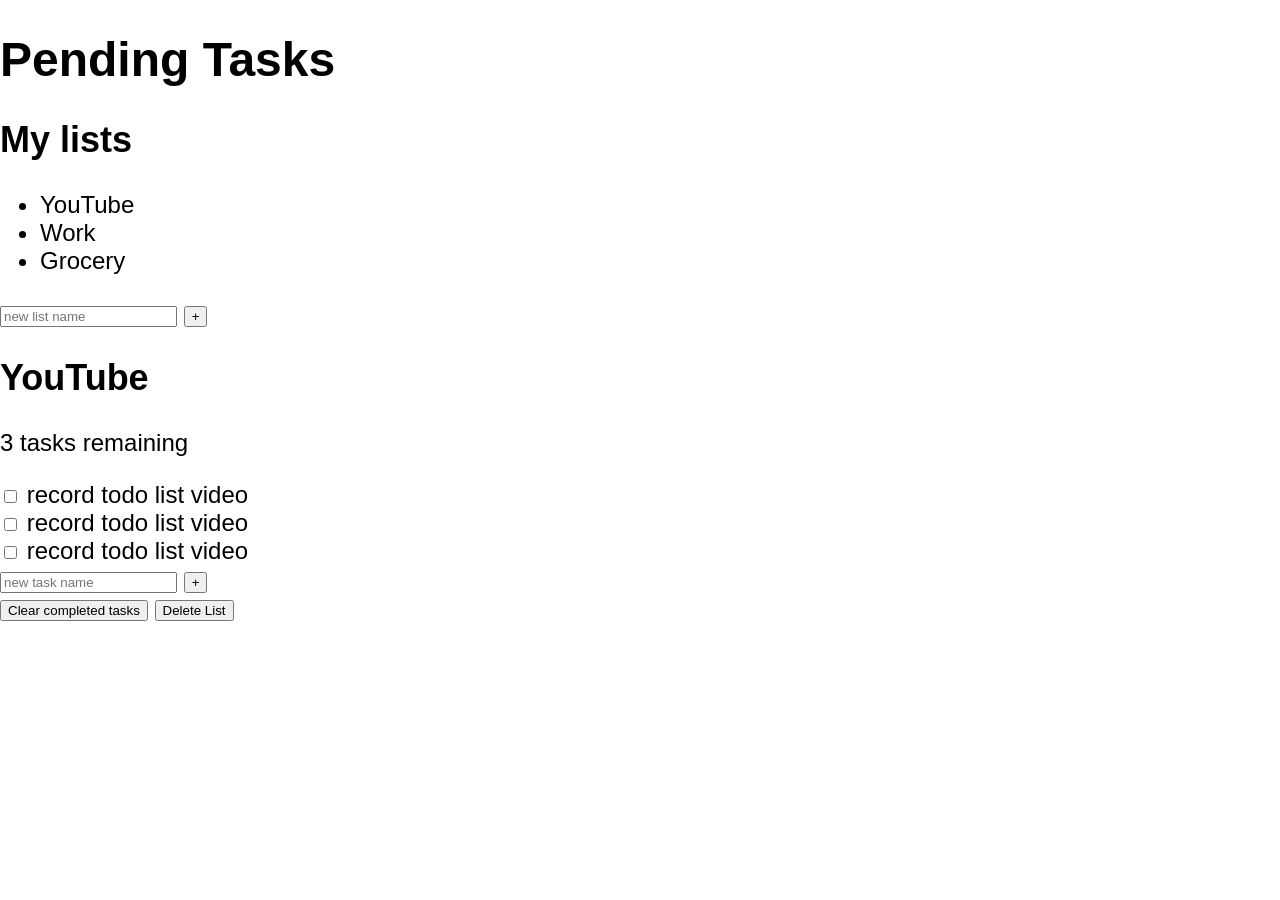
<file: ProjectsNDevelopment/Development/Web/To-Do List/index.html>
<!DOCTYPE html>
<html lang="en">
<head>
    <meta charset="UTF-8">
    <meta http-equiv="X-UA-Compatible" content="IE=edge">
    <meta name="viewport" content="width=device-width, initial-scale=1.0">
    <title>Document</title>
    <link rel="stylesheet" href="mains.css">
    
</head>
<body>
    <h1 class="title">Pending Tasks</h1>
    <div class="all-tasks">
        <h2 class="task-list-title">My lists</h2>
        <ul class="tasks-list">
            <li class=""active lists>YouTube</li>
            <li>Work</li>
            <li>Grocery</li>
        </ul>

        <form action="">
            <input 
                type="text"
                class="new list"
                placeholder ="new list name"
                aria-label="new list name"
            />
            <button class="btn list" aria-label="create new list">+</button>
        </form>
    </div>

    <div class="todo-list">
        <div class="todo-header">
            <h2 class="list-title">YouTube</h2>
            <p class="task-count">3 tasks remaining</p>
        </div>

        <div class="todo-body">
            <div class="tasks">
                <div class="task">
                    <input type="checkbox" id="task-1">
                    <label for="task-1"><span class="custom-checkbox"></span>record todo list video</label>
                </div>
                <!-- End task 1-->

                <div class="task">
                    <input type="checkbox" id="task-2">
                    <label for="task-2"><span class="custom-checkbox"></span>record todo list video</label>
                </div>
                <!-- End task 2-->

                <div class="task">
                    <input type="checkbox" id="task-3">
                    <label for="task-3"><span class="custom-checkbox"></span>record todo list video</label>
                </div>
                <!-- End task 3-->
            </div>
            <div class="new-task-creator"></div>

                <form action="">
                    <input 
                        type="text"
                        class="new list"
                        placeholder ="new task name"
                        aria-label="new task name"
                    />
                    <button class="btn task" aria-label="create new task">+</button>
                </form>

            <div class="delete-stuff">
                <button class="btn delete">Clear completed tasks</button>
                <button class="btn delete">Delete List</button>
            </div>
        </div>
    </div>
</body>
</html>
</file>
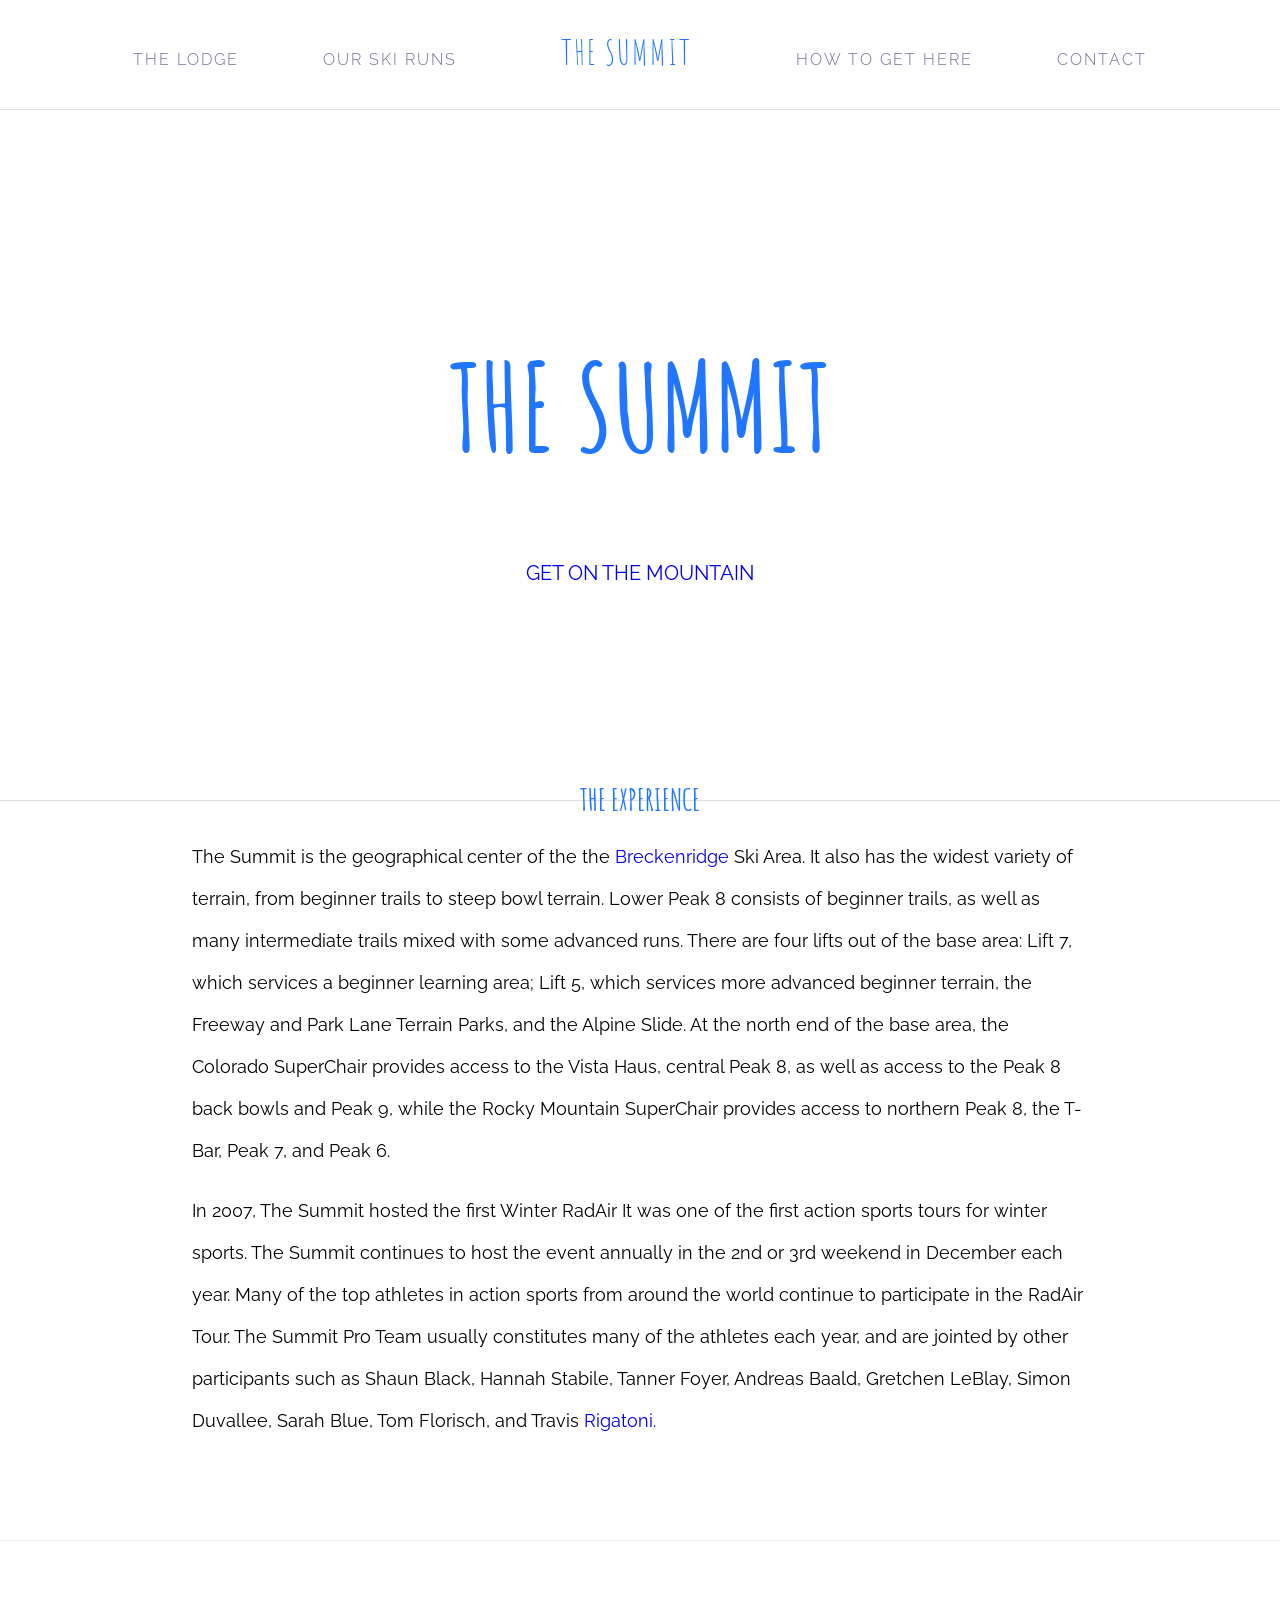
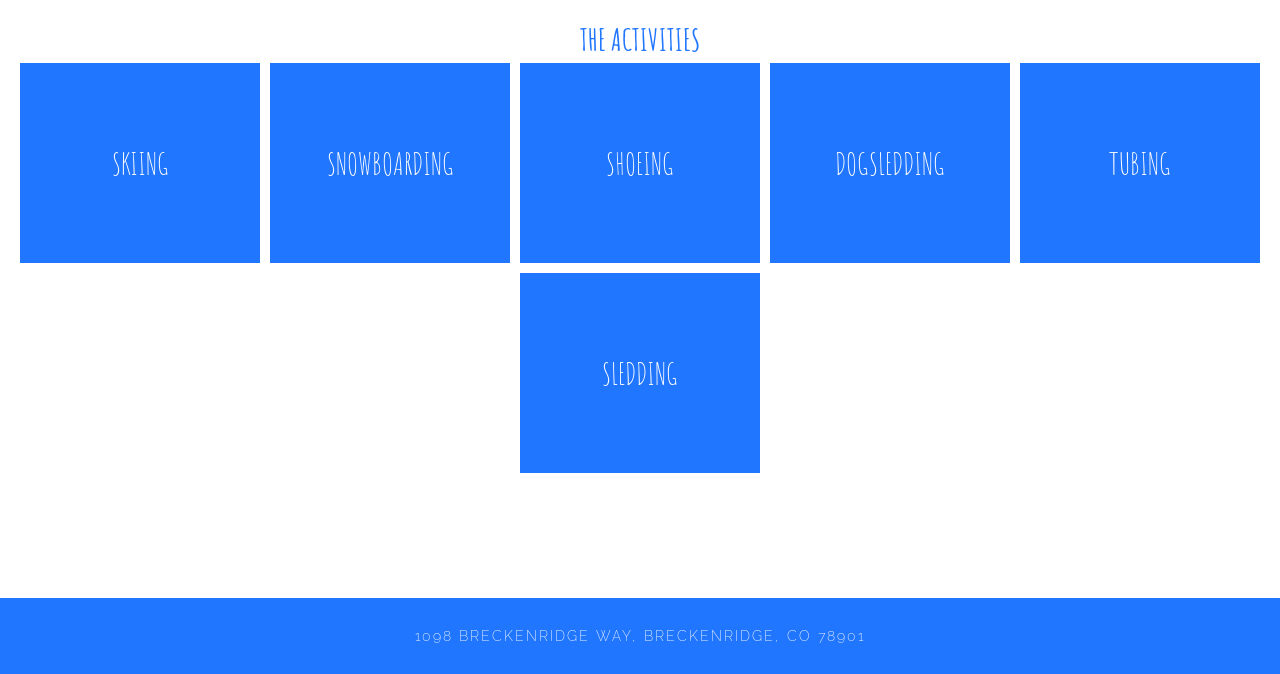
<file: ProjectsNDevelopment/Development/Web/HTML/Mountains/index.html>
<!DOCTYPE html>
<html>
  <head>
    <title>Experience the Summit at Breckenridge!</title>
    <link href="https://fonts.googleapis.com/css?family=Amatic+SC|Raleway:100,200,300,400,500,600,700,800,900" rel="stylesheet">
    <link rel="stylesheet" type="text/css" href="starting.css">
    <link rel="stylesheet" type="text/css" href="style.css">
  </head>
<body>
  <div class="navigation">
    <ul>
      <a class="nav-link">The Lodge</a>
      <a class="nav-link">Our Ski Runs</a>
      <a class="nav-link logo">The Summit</a>
      <a class="nav-link">How to Get Here</a>
      <a class="nav-link">Contact</a>
    </ul>
  </div>

  <div class="banner">
    <div class="banner-text">
      <h1>Experience</h1>
      <h2>The Summit</h2>
      <a href="#" class="btn">Get on the mountain</a>
    </div>
  </div>

  <div class="content">
    <h2>The Experience</h2>
    <div class="description">
      <p>The Summit is the geographical center of the the <a href="http://www.gobreck.com/">Breckenridge</a> Ski Area. It also has the widest variety of terrain, from beginner trails to steep bowl terrain. Lower Peak 8 consists of beginner trails, as well as many intermediate trails mixed with some advanced runs. There are four lifts out of the base area: Lift 7, which services a beginner learning area; Lift 5, which services more advanced beginner terrain, the Freeway and Park Lane Terrain Parks, and the Alpine Slide. At the north end of the base area, the Colorado SuperChair provides access to the Vista Haus, central Peak 8, as well as access to the Peak 8 back bowls and Peak 9, while the Rocky Mountain SuperChair provides access to northern Peak 8, the T-Bar, Peak 7, and Peak 6.</p>
      <p>In 2007, The Summit hosted the first Winter RadAir It was one of the first action sports tours for winter sports. The Summit continues to host the event annually in the 2nd or 3rd weekend in December each year. Many of the top athletes in action sports from around the world continue to participate in the RadAir Tour. The Summit Pro Team usually constitutes many of the athletes each year, and are jointed by other participants such as Shaun Black, Hannah Stabile, Tanner Foyer, Andreas Baald, Gretchen LeBlay, Simon Duvallee, Sarah Blue, Tom Florisch, and Travis <a href="https://www.google.com/search?q=rigatoni&rlz=1C5CHFA_enUS751US751&source=lnms&tbm=isch&sa=X&ved=0ahUKEwj5qu257ZvYAhVp3IMKHfkHDyUQ_AUICigB&biw=948&bih=1103">Rigatoni.</a></p>
    </div>
  </div>

  <div class="activities-panel">
    <h2>The Activities</h2>
    <a class="activity">
      Skiing
    </a>
    <a class="activity">
      Snowboarding
    </a>
    <a class="activity">
      Shoeing
    </a>
    <a class="activity">
      Dogsledding
    </a>
    <a class="activity">
      Tubing
    </a>
    <a class="activity">
      Sledding
    </a>
  </div>

  <div class="footer">
    <h2>1098 Breckenridge Way, Breckenridge, CO 78901</h2>
  </div>

  </body>
</html>
</file>
<file: ProjectsNDevelopment/Development/PortFolio_Angel/style.css>
@import url('https://fonts.googleapis.com/css2?family=Montserrat:ital,wght@0,900;1,700&family=Poppins:wght@600&family=Roboto+Mono:wght@300;500&display=swap');

/* Variables */

:root{
    --primary-color: #5924ed;
    --secondary-black: #0d081a;
    --secondary-gray: #48464b;
    --body-bg: #efebfa;
}

/* Global Style*/

* {
    padding:0;
    margin:0;
    box-sizing: border-box;
}

html{
    font-family: 'Roboto Mono',sans-serif;
    font-size: 10px;
    scroll-behavior: smooth;
}

body {
    background-color: var(--body-bg);
}

img {
    width: 100%;
    height: 100%;
}

a {
    color: black;
    text-decoration: none;
}

section{
    display: flex;
    align-items: center;
    justify-content: center;
    
}



.container {
    width: 90%;
    margin: 0 auto;
    max-width: 1000px;
}

p {
    font-size: 1.6rem;
    color: var(--secondary-black);
}

.primary-btn {
    display: inline-block;
    background-color: var(--primary-color);
    color: white;
    font-size: 1.8rem;
    padding: .6em 1.6em;
    border-radius: 50px;
}



.buttons svg {
    width: 50px;
    color: var(--primary-color);
}



.section-heading {
    font-size: clamp(2rem, 10vw, 8rem);
    text-transform: uppercase;
    font-family: 'Montserrat';
    letter-spacing: 0.2rem;
    text-align: center;
    position: relative;
    margin-bottom: 10rem;
}



.section-heading::before {
    content: attr(data-outline);
    position: absolute;
    left: 2%;
    top: -20%;
    width: 100%;
    text-align: center;
    text-transform: uppercase;
    font-family: 'Montserrat';
    letter-spacing: 0.2rem;
    color: transparent;
    -webkit-text-stroke: 1.5px #5a24ed2f;
    z-index: -1;
}

.buttons {
    margin-top: 3rem;
    display: flex;
    align-items: center;
    justify-content: flex-start;
    gap: 2rem;
}

.buttons .primary-btn.outline {
    background-color: transparent;
    color: var(--primary-color);
    border-radius: 50px;
    border: 2px solid var(--primary-color);
}

/* Navigation Style */

#navigation{
    position: fixed;
    right: 50px;
    top: 20px;
    height: auto;
    z-index: 100;
}

#navigation .nav-icon{
    width: 50px;
    height: 50px;
    margin: 0 auto;
    margin-right: 0;
    cursor: pointer;
    background-color: var(--primary-color);
    display: flex;
    align-items: center;
    justify-content: center;
}

#navigation .nav-icon svg{
    color: white;
    width: 80%;
}

#nav-content{
    position:fixed;
    right: 0;
    width: 80%;
    height: 100%;
    max-width: 800px;
    z-index:100;
    background-color: var(--secondary-black);
    color: white;
    display: flex;
    align-items: center;
    justify-content: center;
    overflow: hidden;
    transform: translateX(110%);
    transition: 0.3s ease transform;
}

#nav-content.show {
    transform:  translateX(0);
    box-shadow:  -6px 0px 29px 7px #000000a3;
}

#nav-contenct .section-heading{
    text-align: left;
}

#nav-content .section-heading::before{
    content: 'Menu';
    -webkit-text-strok: 1.5px #afadad25;
    text-align: left;
}

#nav-content .wrapper{
    width: 70%;
    position: relative;
}

#nav-content ul {
    list-style: none;
    text-align: left;
}

#nav-content ul li {
    margin-bottom: 2rem;
}

#nav-content ul li a {
    display: inline-block;
    color: white;
    width: 100%;
    font-size: 5rem;
    font-family: 'Montserrat', sans-serif;
}

#nav-content ul li a::after{
    content: attr(data-text);
    pointer-events: none;
    position: absolute;
    right: -150px;
    bottom: 30%;
    width: 100%;
    color: transparent;
    -webkit-text-stroke: 1.5px #afadad25;
    opacity: 0;
    text-align: center;
    transform: rotate(90deg) scale(3);
    transition: 0.3s ease;
    transition-property: opacity, transform;
}

#nav-content ul li a:hover::after{
    opacity: 1;
    transform: scale(3) translateY(10px) rotate(90deg);
}

#nav-content .close-btn {
    position: absolute;
    left: 10px;
    top: 10px;
    color: white;
    width: 40px;
    height: 40px;
    background-color: var(--primary-color);
    display: flex;
    align-items: center;
    justify-content: center;
    border-radius: 50%;
    cursor: pointer;
    transition: 0.3s ease background-color;
}

#nav-content .close-btn:hover {
    background-color: crimson;
}

#nav-content .close-btn svg{
    width: 80%;
}

@media only screen and (max-width: 768px) {
    #navigation {
        right: 10px;
        top: 10px;
    }

    #nav-content nav ul li a::after {
        display: none;

    }

    #nav-content .section-heading {
        text-align: right;
        margin-bottom: 5rem;
    }

    #nav-content .section-heading::before {
        text-align: right;
    }

    #nav-content nav ul {
        text-align: right;
    }
    #nav-content nav ul li a {
        font-size: 2.5rem;
    }

    #nav-content .wrapper{
        width: 90%;
    }
    #nav-content nav ul{
        text-align: left;
    }
}

/* End of Navigation Style */

/* Hero Section */

#hero {
    height: 100vh;
    width: 100%;
    padding-top: 10rem;
    
}

#hero .container{
    display: flex;
    align-items: center;
    justify-content: center;

}

#hero .container .left{
    flex: 6;
}

#hero .container .right{
    flex: 8;
}

#hero .left .subheading{
    font-size: 1.8rem;
    font-weight: 500;
    text-transform: uppercase;
    color: var(--primary-color);
    animation: fade 0.3s ease-in forwards;
    animation-delay: 1.1s;
    opacity: 0;
}

#hero .left .heading {
    font-size: 6rem;
    font-family: 'Montserrat', sans-serif;
    font-weight: 900;
    overflow: hidden;

}

#hero .left .heading .wrapper {
    display: inline-block;
    overflow: hidden;
    /* border: 1px solid red; */
}

#hero .left .heading .wrapper span {
    position: relative;
    bottom: -70px;
    animation: reveal 1s ease-in-out forwards;
}

@keyframes reveal {
    0% {
        bottom: -70px;
    }

    100%{
        bottom: 0px;
    }
}

@keyframes fade {
    0% {
        opacity: 0;
    }
    100%{
        opacity:1;
    }
}

#hero .left .desc{
    margin-top: 2.5rem;
    max-width: 400px;    
    opacity: 0;
    animation: fade 0.3s ease-in forwards;
    animation-delay: 1.1s;
}

#hero .left .buttons {
    opacity: 0;
    animation: fade 0.3s ease-in forwards;
    animation-delay: 1.1s;
}


#hero .right {
    text-align: right;

}

#hero .right img {
    width: 100%;
    max-width: 450px;
    height: 600px;
    object-fit:  cover;
    object-position: 50% 30%;
    border-radius: 12px;
}

@media only screen and (max-width: 768px) {
    html{
        font-size: 9px;
        
    }

    #hero .container {
        flex-direction: column-reverse;
    }

    #hero .container .right img {
        width: 100%;
        height: 400px;
    }

    #hero .container .right {
        text-align: center;
        flex: 1;
        margin-bottom: 2rem;
    }

    #hero .container .left{
        text-align: center;
        padding-right: 0;
        flex: 1;
        height: fit-content;
    }

    #hero .left .buttons {
        justify-content: center;
    }

    #hero .left .heading {
        font-size: 4rem;
        margin: 0 auto;

    }

    #hero .container .left .desc {
        margin: 0 auto;
        margin-top: 2rem;
    }
}

@media only screen and (max-width: 950px) {
    #hero .container .right {
        flex: 6;
    }
}




/* End of Hero Section */

/* Services section */

#services {
    padding: 15rem 0;
    
}

#services .all-items{
    display: flex;
    align-items: flex-start;
    justify-content: center;
}

#services .item{
    padding: 1.5rem;
    border-radius: 12px;
    transition: 0.3s ease-in-out background-color;
}

#services .item:nth-child(1):hover {
    background-color: rgb(8 69 241 / 35%)
}

#services .item:nth-child(2):hover {
    background-color: rgba(0, 255, 155, 0.151);
}

#services .item:nth-child(3):hover {
    background-color: #cbbef093;
}

#services .item .icon{
    width: 50px;
    height: 50px;
    padding: 0.8rem;
    background-color: rgba(255, 0, 0, 0.24);
    /* background-color: red; */
    border-radius: 50%;
    margin-bottom: 1rem;
}

#services .item-heading {
    font-weight: 500;
    font-size: 2rem;
    font-family: 'Poppins', sans-serif;
    margin-bottom: 1.5rem;
}

#services .item-desc {
    color: var(--secondary-gray);
}

#services .item:nth-child(1) .icon {
    background-color: rgb(7 106 255 / 37%);
}

#services .item:nth-child(2) .icon {
    background-color: rgba(0, 255, 115, 0.493);
}

#services .item:nth-child(3) .icon {
    background-color: #4705fc80;
}

@media only screen and (max-width: 768px){
    #services .all-items {
        flex-direction: column;
        text-align: center;
    }

    #services .item .icon {
        margin: 0 auto;
        margin-bottom: 1rem;
    }

    #services .item {
        margin: 2rem 0;
    }

    #services .item:nth-child(1) {
        background-color: rgb(8 69 241 / 35%);
    }

    #services .item:nth-child(2) {
        background-color: rgba(0, 255, 115, 0.151);
    }
    
    #services .item:nth-child(3) {
        background-color: #cbbef093;
    }
}


/* End of services section */

/* Testimonial styles */

    #testimonial {
        padding: 15rem 0;
        overflow-x: hidden;
    }

    #testimonial .all-items {
        display: flex;
        align-items: center;
        justify-content: center;
        gap: 3rem;
    }

    #testimonial .item {
        text-align: center;
        position: relative;
        padding: 20px;
    }

    #testimonial .item:nth-of-type(1),
    #testimonial .item:nth-of-type(3) {
        flex: 3;
        transform: scale(0.8);
    }

    #testimonial .item:nth-of-type(2) {
        flex: 4;
    }

    #testimonial .item::after{
        content: '';
        position: absolute;
        /*height: 120%; */
        width: 100%;
        left: 0;
        top: 45px;
        z-index: -1;
        box-shadow: 0px 0px 20px 0px #4705fc1f;
    }

    #testimonial .item:nth-of-type(2)::after {
        transform: skew(350deg, 354deg);
        border-radius: 26px 67px 35px 67px;
        height: 100%;
    }

    #testimonial .item:nth-of-type(1)::after,
    #testimonial .item:nth-of-type(3)::after {
        transform: skew(2deg, 9deg);
        height: 95%;
        border-radius: 52px 30px 59px 60px;
    }

    #testimonial .img {
        width: 80px;
        height: 80px;
        border-radius: 50%;
        overflow: hidden;
        margin: 0 auto;
        margin-bottom: 2rem;
    }

    #testimonial .img img {
        object-fit: cover;
    }

    #testimonial .testimonial-heading {
        font-size: 2.4rem;
        text-transform: uppercase;
        font-family: 'Montserrat', sans-serif;
        margin-bottom: 0.5rem;
    }

    #testimonial .testimonial-sub-heading{
        font-size: 1.6rem;
        margin-bottom: 1rem;
        color: var(--secondary-gray);
    }

    #testimonial .icon {
        max-width: 25px;
        margin: 1.5rem auto;
        color: var(--primary-color);
        opacity: 0.5;
    }

    #testimonial .testimonial-desc {
        color: var(--secondary-gray);
    }

    @media only screen and (max-width: 950px){
        #testimonial .all-items{
            flex-direction: column;
            max-width: 400px;
            margin: 0rem auto;
            gap: 50px;
        }
    }
/* End of TEstimonial styles */

/*Styles */

#stats{
    padding: 20rem 0 10rem 0;

}

#stats .all-items{
    display: flex;
    align-items: stretch;
    justify-content: center;
}

#stats .all-items .item{
    padding: 2rem;
}

#stats .number{
    font-family: 'Poppins', sans-serif;
    font-size: 8rem;
}

#stats .stats-sub-heading{
    font-size: 2rem;
    margin-bottom: 2rem;
}

#stats .all-items .item:nth-child(1){
    background-color: rgba(255, 238, 0, 0.322);
}

#stats .all-items .item:nth-child(2){
    background-color: rgba(0, 255, 115, 0.329);
}

#stats .all-items .item:nth-child(3){
    background-color: #4705fc50;
}

@media only screen and (max-width: 768px){
    #stats .all-items {
        flex-direction: column;
    }
}

/* End of Styles */

/* About section */

#about{
    padding: 15rem 0;
}

#about .wrapper{
    display: flex;
    align-items: center;
    justify-content: center;
    gap: 30px;
}

#about .left{
    padding: 2rem;
    text-align: center;
}

#about .left .card {
    box-shadow: 0px 0px 20px #4705fc33;
    padding: 3rem;
    border-radius: 12px;
    min-height: 400px;
}

#about .left .card .img{
    width: 70px;
    height: 70px;
    margin: 0 auto;
    overflow: hidden;
    border-radius: 50%;
}

#about .left .card .img img {
    object-fit: cover;
}

#about .left .card .card-desc{
    color: var(--secondary-gray);
    margin-bottom: 2rem;

}

#about .left .card .card-name {
    font-size: 2rem;
    margin-bottom: 0.2rem;
}

#about .left .card .card-sub-title {
    font-size: 1.4rem;
}

#about .subheading{
    color: var(--primary-color);
    margin-bottom: 1rem;
}

#about .right .slogan{
    font-size: 2.5rem;
    margin-bottom: 2rem;
}

#about .right .right-text{
    color: var(--secondary-gray);
}

@media only screen and (max-width: 768px){
    #about .wrapper{
        flex-direction: column-reverse;
        text-align: center;
    }

    #about .right .buttons{
        flex-direction: column;

    }

    #about .right .buttons a {
        width: 100%;
        text-align: center;
    }
}

/* End of About Section

/* Project section */

#projects {
    padding: 10rem 0;
}

#projects .item{
    display: flex;
    align-items: center;
    justify-content: center;
    max-width: 800px;
    margin: 0 auto;
    margin-bottom:  15rem;
}

#projects .item:nth-of-type(even){
    flex-direction: row-reverse;
}

#projects .item .left{
    flex: 1;

}

#projects .item .rigth{
    flex: 1;
    margin-left: -150px;
    background-color:  var(--body-bg);
    padding: 5rem 3rem;
    border-radius: 12px;
    box-shadow: 0px 0px 20px #00000028;
    z-index: 2;
}

#projects .item:nth-of-type(even) .right {
    margin-left: 0;
}

#projects .item:nth-of-type(even) .left {
    margin-left: -150px;
}

#projects .item .left .img {
    height: 500px;
    overflow: hidden;
    border-radius: 12px;
    box-shadow: 0px 0px 20px #4705fc33;
    position: relative;
}

#projects .item .left .img::after {
    position: absolute;
    content: '';
    left: 0;
    right: 0;
    width: 100%;
    height: 100%;
    background-color: #5a24ed38;
}

#projects .item .left .img img {
    object-fit: cover;
    transition: 0.3s ease transform;
}

#projects .item:hover .left .img img {
    transform: scale(1.1);
    z-index: 1;
}

#projects .item .right .project-title {
    font-size: 2.5rem;
    font-family: 'Montserrat', sans-serif;
    margin-bottom: 1rem;
}

#projects .item .right .project-sub-title {
    font-size: 1.6rem; 
    margin-bottom: 2rem;
}

#projects .item .right .project-desc {
    color: var(--secondary-gray);
    margin-bottom: 3rem;
}

#projects .item .right .external-link { 
    display: flex;
    align-items: center;
    justify-content: center;
    gap: 1rem;
    padding: calc(0.6em - 4px ) calc(1.6em - 4px );
}

#projects .item .right .external-link svg {
    width: 25px;
}

@media only screen and (max-width: 768px) {
    #projects .item {
        flex-direction: column;
    }

    #projects .item .left {
        width: 100%;

    }

    #projects .item .right {
        width: 90%;
        margin-left: 0;
        margin-top: -150px;
    }

    #projects .item:nth-of-type(even) {
        flex-direction: column;
    }

    #projects .item:nth-of-type(even) .left {
        margin-left: 0;
    }
}

@media only screen and (max-width: 450px) {
    #projects .item .right .buttons {
        flex-direction: column;
    }

    #projects .item .right .buttons a {
        width: 100%;
        text-align: center;
    }
}
/* End of project section */

/* Contact section */

#contact {
    padding: 10rem 0;
}

#contact .wrapper {
    display: flex;
    align-items: flex-start;
    justify-content: center;
    gap: 5rem;
}

#contact .wrapper .right,
#contact .wrapper .left {
    flex: 1;
}

#contact .left .contact-heading {
    font-family: 'Montserrat', sans-serif;
    font-size: 3rem;
    margin-bottom: 1rem;
}

#contact .left .contact-desc {
    color: var(--secondary-gray);
    margin-bottom: 5rem;
}

#contact .left .contact-info {
    margin-bottom: 5rem;
}

#contact .left .contact-info ul {
    list-style: none;
}

#contact .left .contact-info ul li {
    border-radius: 12px;
    overflow: hidden;
}

#contact .left .contact-info ul li a {
    display: flex;
    align-items: center;
    justify-content: flex-start;
    font-size: 2rem;
    padding: 1.5rem;
    gap: 1rem;
}

#contact .left .contact-info ul li:hover {
    background-color: var(--primary-color);
}

#contact .left .contact-info ul li:hover .icon {
    color: white;
}

#contact .left .contact-info ul li:hover .text {
    color: white;
}

#contact .left .contact-info ul li a .icon {
	width: 25px;
	color: var(--primary-color);
}
#contact .left .contact-info ul li a .text {
	color: var(--secondary-gray);
}

#contact .left .social-info ul {
    display: flex;
    align-items: center;
    list-style: none;
    font-size: 2rem;
    gap: 2rem;

    
}

#contact .left .social-info ul li a {
    color: var(--primary-color);
}

#contact .right .form-wrapper{
    background-color: var(--primary-color);
    max-width: 500px;
    margin: 0 auto;
    padding: 5rem;
    border-radius: 12px;
    color: white;
}

#contact .right .form-group{
    margin-bottom: 1rem;
}

#contact .right .form-group label{
    margin-bottom: 0.5rem;
    display: inline-block;
    font-size: 1.8rem;
}

#contact .right .form-group .input-wrapper{
    background-color: white;
    color: black;
    width: 100%;
    display: flex;
    align-items: center;
    justify-content: flex-start;
    height: 40px;
    border-radius: 4px;
    overflow: hidden;
}

#contact .right .form-group .input-wrapper .icon{
    font-size: 2rem;
    height: 100%;
    width: 50px;
    display: flex;
    align-items: center;
    justify-content: center;
    background-color: rgb(218, 218,218);
}

#contact .right .form-group .input-wrapper input{
    padding: 1rem;
    height: 100%;
    width: 100%;
    outline: none;
    border: none;
    font-size: 2rem;
}

#contact .right .form-group textarea{
    width: 100%;
    height: 250px;
    resize: vertical;
    padding: 1rem;
    outline: none;
    border-radius: 4px;
    font-size: 2rem;
}

#contact .right .form-wrapper button{
    display: inline-block;
    width: 150px;
    font-size: 2rem;
    text-transform: uppercase;
    height: auto;
    padding: 1rem 0;
    font-family: 'Roboto Mono';
    letter-spacing: 0.3rem;
    border-radius: 8px;
    outline: none;
    border: none;
    cursor: pointer;
}

@media only screen and (max-width: 768px){
    #contact .wrapper {
        flex-direction: column-reverse;
        justify-content: center;
        align-items: center;
    
    }

    #contact .right {
        width: 100%;
    }

    #contact .right .form-wrapper {
        padding: 3rem;
        width: 100%;
        max-width: 100%;
    }
}

#contact .left .contact-info ul li a .icon{
    width: 25px;
    color: var(--primary-color);
}

/* End of Contact section */

/* Footer */

#footer{
    background-color: #311580;
    color: white;
    padding: 10rem 0 5rem 0;
    
}

#footer footer{
    display: flex;
    align-items: flex-start;
    justify-content: flex-start;
    gap: 2rem;
}

#footer footer .col-1 {
    flex: 3;
}

#footer footer .col-2,
#footer footer .col-3{
    flex: 2;
}

#footer footer .col-4{
    flex:1;
}

#footer footer .col-1 .logo img{
    max-width: 100px;
    margin-bottom: 2rem;
}

#footer footer .col-1 .logo p{
    color: white;
}

#footer footer .column-heading{
    font-family: 'Montserrat', sans-serif;
    font-size: 2rem;
    margin-bottom: 2rem;
    text-transform: uppercase;
    line-height:1.5em;
}

#footer footer ul{
    list-style: none;
}

#footer footer ul li{
    border-radius: 4px;
}

#footer footer ul li a{
    display: inline-block;
    width: 100%;
    color: white;
    font-size: 1.7rem;
    padding: 0.5rem;
}

#footer footer ul li:hover a{
    color: var(--primary-color);

}

#footer footer ul li:hover{
    background-color: white;
}

#footer footer .col-4 ul {
    display: flex;
    flex-wrap: wrap;
}

#footer footer .col-4 ul li a{
    min-width: 50px;
}

@media only screen and (max-width: 768px){
    #footer footer{
        flex-direction: column;
        justify-content: center;
        text-align: center;
    }

    #footer footer .col-1,
    #footer footer .col-2,
    #footer footer .col-3,
    #footer footer .col-4{
        width: 100%;
        margin-bottom: 3rem;
    }

    #footer footer .col-4 ul{
        width: fit-content;
        margin: 0 auto;
    }
}
/* End of Footer section */

/* Copy Right */

#copyright{
    padding: 1rem 0;
    background-color:  #221052;

}

#copyright p {
    color: white;
    margin: 1rem;
    font-size: 1.4rem;

}

@media only screen and (max-width: 768px){
    #copyright p{
        text-align: center;
    }
}

/* End of Copy right */
</file>
<file: ProjectsNDevelopment/Development/Web/CoffeeColors/style.css>
body {
  padding: 0;
  margin: 0;
  background: #F7F7F7;
  /* Old browsers */
  background: -moz-linear-gradient(45deg, #F7F7F7 0%, #EAE0D5 100%);
  /* FF3.6-15 */
  background: -webkit-linear-gradient(45deg, #F7F7F7 0%, #EAE0D5 100%);
  /* Chrome10-25,Safari5.1-6 */
  background: linear-gradient(45deg, #F7F7F7 0%, #EAE0D5 100%);
}

/** Header styles **/
.header {
  background-image: url(https://images.unsplash.com/photo-1455267847942-f4fdb784f0c5?dpr=1&auto=format&crop=entropy&fit=crop&w=1500&h=1000&q=80&cs=tinysrgb);
  height: 400px;
  background-position: center center;
}

.roasting {
  margin: 40px auto;
  padding: 20px 30px 40px 30px;
  background-color: #FFFFFF;
  overflow: auto;
  width: 75%;
  border-radius: 4px;
  align-self: center;
}

.roasting p {
  color: #938E89;
  text-align: center;
  line-height: 24px;
  font-family: 'Raleway', sans-serif;
  font-size: 16px;
  font-weight: 400;
}

.spectrum div {
  font: inherit;
  padding: 0 20px;
  color: #FFFFFF;
  overflow: auto;
  opacity: 0.9;
}

.spectrum p {
  color: #FFFFFF;
  text-align: left;
}

/* Roast types */
.green {
  background-color: #9EB599;
  
}

.light {
  background-color: #683C2C;
}

.city {
  background-color: #4C352D;
}

.vienna {
  //background-color: #A52A2A;
  background-color: #352926;
}

.italian {
  background-color: #141212.;
}

/* Typography */
h1 {
  color: #41292C;
  font-family: 'Covered By Your Grace', sans-serif;
  font-size: 100px;
  line-height: 76px;
  margin: 0;
  position: relative;
  text-align: center;
  top: 20%;
  color: midnightblue;
  background-color: aqua;
}

h2 {
  color: #E4BB97;
  font-family: 'Raleway', sans-serif;
  font-size: 28px;
  font-weight: 500;
  text-align: left;
  text-transform: uppercase;
}

h3 {
  color: #41292C;
  font-family: 'Raleway', sans-serif;
  font-size: 22px;
  font-weight: 500;
  text-align: center;
}

h4 {
  font-family: 'Raleway', sans-serif;
  font-size: 28px;
  font-weight: 700;
  line-height: .2em;
}

h5 {
  font-family: 'Raleway', sans-serif;
  font-size: 20px;
  line-height: .2em;
  font-weight: 300;
}

/* Page elements */
ul {
  margin: 0 auto;
  padding: 0;
  width: 75%;
}

li {
  border-bottom: 1px solid #E4BB97;
  list-style: none;
  margin: 100px 0px;
  padding-bottom: 60px;
}

p {
  color: #444444;
  line-height: 32px;
  font-family: 'Raleway', sans-serif;
  font-size: 20px;
  font-weight: 100;
}

a {
  color: #214E34;
  font-family: 'Raleway', sans-serif;
  font-size: 13px;
  font-weight: 900;
  text-align: left;
  text-transform: uppercase;
  text-decoration: none;
  letter-spacing: 2px;
}
</file>
<file: ProjectsNDevelopment/Development/Web/To-Do List/mains.css>
:root {
    --clr-primary: rgb(54,112,199);
    --clr-light: #f4f4f4;
    --clr-dark: #333;
    --clr-warning: rgb(99,36,36);
}

*,
*::before,
*::after {
    font-family: inherit;
    box-sizing: border-box;
}

body{
    margin: 0;
    font-family: "Work Sans", sans-serif;
    font-weight: 300;
    font-size: 1.5rem;
}
</file>
<file: ProjectsNDevelopment/Development/Web/HTML/Mountains/starting.css>
body{
  background-color: #ffffff;
  margin: 0px;
  padding:0px;
}
.navigation{
  box-sizing: border-box;
  background-color: #ffffff;
  border-bottom: 1px solid #dddddd;
  left: 0px;
  overflow-y: auto;
  padding:30px;
  position: fixed;
  text-align: center;
  top: 0px;
  width: 100%;
  z-index: 999;
}
ul{
  margin: 0px;
  padding: 0px;
}
.navigation a{
  color: #736B92;
  display: inline-block;
  font-family: 'Raleway', sans-serif;
  font-size: 16px;
  font-weight: 300;
  letter-spacing: 2px;
  padding: 10px 40px;
  text-transform: uppercase;
}
a.logo{
  color: #2176FF;
  font-family: 'Amatic SC',sans-serif;
  font-size: 34px;
  padding: 0px 60px;
  text-align: center;
  text-transform: uppercase;
}
.banner{
  background-image: url("https://images.unsplash.com/photo-1418290232843-5d7a0bd93f7d?dpr=1&auto=format&crop=entropy&fit=crop&w=1500&h=1001&q=80&cs=tinysrgb");
  background-position: center top;
  background-size: cover;
  border-bottom: 1px solid #dddddd;
  height: 700px;
  position: relative;
  text-align: center;
  top: 100px;
  width: 100%;
}
.banner-text{
  position: relative;
  top: 200px;
}
h1{
  color: #ffffff;
  font-family: 'Raleway',sans-serif;
  font-size: 60px;
  font-weight: 100;
  letter-spacing: 2px;
  margin: 0px;
  text-align: center;
  text-transform: uppercase;
}
h2{
  color: #2176FF;
  font-family: 'Amatic SC',sans-serif;
  font-size: 30px;
  margin: 0px;
  text-align: center;
  text-transform: uppercase;
}
.banner h2{
  font-size: 120px;
  margin: -40px 0px 80px 0px;
}
.content{
  background-image: url('https://content.codecademy.com/courses/learn-links-and-buttons/project/mountain1.jpg');
  background-position: center top;
  background-size: cover;
  border-bottom: 1px solid #eeeeee;
  margin: 0 auto;
  overflow-y: auto;
  padding: 80px 0px;
  position: relative;
  text-align: center;
}
p{
  color: #000000;
  font-family: 'Raleway',sans-serif;
  font-size: 18px;
  line-height: 42px;
  text-align: left;
}
.description{
  display: inline-block;
  width: 70%;
}
.activities-panel{
  margin-bottom: 40px;
  padding: 80px 0px;
  text-align: center;
  display: flex;
  align-items: flex-start;
  flex-wrap: wrap;
  justify-content: center;
}
.activities-panel h2 {
  width: 100%;
}
.activity{
  background-color: #2176FF;
  box-sizing: border-box;
  width: 240px;
  height: 200px;
  display: flex;
  align-items: center;
  justify-content: center;
  color: #fff;
  font-family: 'Amatic SC',sans-serif;
  font-size: 30px;
  text-align: center;
  text-transform: uppercase;
  margin: 5px;
}
.footer{
  background-color: #2176FF;
  padding: 30px;
  text-align: center;
}
.footer h2{
  color: #ffffff;
  font-family: 'Raleway',sans-serif;
  font-size: 14px;
  font-weight: 200;
  letter-spacing: 2px;
}

a {
  cursor: default;
  text-decoration-line: none;
}
</file>
<file: ProjectsNDevelopment/Development/Web/HTML/Mountains/style.css>
.nav-link {
  text-decoration: none;
}

.nav-link:hover {
  color: #5495ff;
}

.btn {
  font-family: 'Raleway', sans-serif;
  font-size: 20px;
  font-weight: 400;
  border-radius: 2px;
  padding: 14px;
  text-decoration: none;
  text-transform: uppercase;
  cursor: pointer;
}

.btn:hover {
  color: #45599f;
  background-color: #fff;
  transition: color .1s ease-in, background-color .1s ease-in;
}

.btn:active {
  color: #59984C;
  font-size:18px;
  transition: font-size .1s ease-in-out;
}

.activity {
  border: 1px solid #2176FF;
  cursor: pointer;
  text-decoration: none;
}

.activity:hover{
  background-color: #fff;
  color: #5495ff;
  transition: color .1s easi-in, background-color .1s ease-in;
}

.activity:active{
  font-size: 40px;
  transition: font-size .1s;
}
</file>
